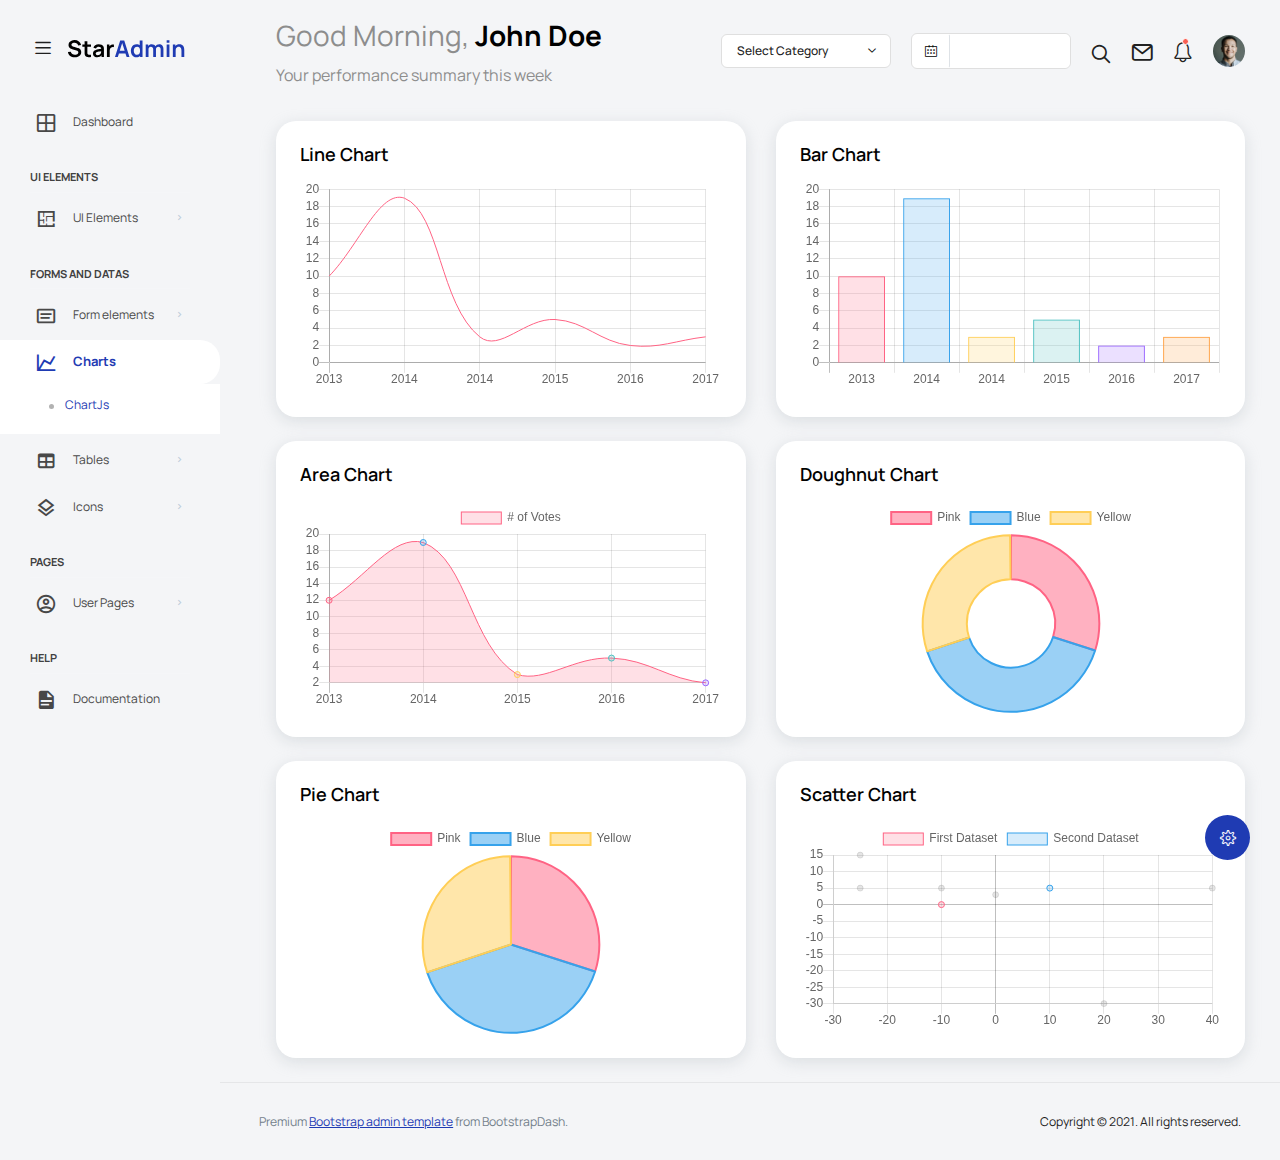
<file: pages/charts/chartjs.html>
<!DOCTYPE html>
<html lang="en">

<head>
  <!-- Required meta tags -->
  <meta charset="utf-8">
  <meta name="viewport" content="width=device-width, initial-scale=1, shrink-to-fit=no">
  <title>Star Admin2 </title>
  <!-- plugins:css -->
  <link rel="stylesheet" href="../../vendors/feather/feather.css">
  <link rel="stylesheet" href="../../vendors/mdi/css/materialdesignicons.min.css">
  <link rel="stylesheet" href="../../vendors/ti-icons/css/themify-icons.css">
  <link rel="stylesheet" href="../../vendors/typicons/typicons.css">
  <link rel="stylesheet" href="../../vendors/simple-line-icons/css/simple-line-icons.css">
  <link rel="stylesheet" href="../../vendors/css/vendor.bundle.base.css">
  <!-- endinject -->
  <!-- Plugin css for this page -->
  <!-- End plugin css for this page -->
  <!-- inject:css -->
  <link rel="stylesheet" href="../../css/vertical-layout-light/style.css">
  <!-- endinject -->
  <link rel="shortcut icon" href="../../images/favicon.png" />
</head>

<body>
  <div class="container-scroller">
    <!-- partial:../../partials/_navbar.html -->
    <nav class="navbar default-layout col-lg-12 col-12 p-0 fixed-top d-flex align-items-top flex-row">
      <div class="text-center navbar-brand-wrapper d-flex align-items-center justify-content-start">
        <div class="me-3">
          <button class="navbar-toggler navbar-toggler align-self-center" type="button" data-bs-toggle="minimize">
            <span class="icon-menu"></span>
          </button>
        </div>
        <div>
          <a class="navbar-brand brand-logo" href="../../index.html">
            <img src="../../images/logo.svg" alt="logo" />
          </a>
          <a class="navbar-brand brand-logo-mini" href="../../index.html">
            <img src="../../images/logo-mini.svg" alt="logo" />
          </a>
        </div>
      </div>
      <div class="navbar-menu-wrapper d-flex align-items-top"> 
        <ul class="navbar-nav">
          <li class="nav-item font-weight-semibold d-none d-lg-block ms-0">
            <h1 class="welcome-text">Good Morning, <span class="text-black fw-bold">John Doe</span></h1>
            <h3 class="welcome-sub-text">Your performance summary this week </h3>
          </li>
        </ul>
        <ul class="navbar-nav ms-auto">
          <li class="nav-item dropdown d-none d-lg-block">
            <a class="nav-link dropdown-bordered dropdown-toggle dropdown-toggle-split" id="messageDropdown" href="#" data-bs-toggle="dropdown" aria-expanded="false"> Select Category </a>
            <div class="dropdown-menu dropdown-menu-right navbar-dropdown preview-list pb-0" aria-labelledby="messageDropdown">
              <a class="dropdown-item py-3" >
                <p class="mb-0 font-weight-medium float-left">Select category</p>
              </a>
              <div class="dropdown-divider"></div>
              <a class="dropdown-item preview-item">
                <div class="preview-item-content flex-grow py-2">
                  <p class="preview-subject ellipsis font-weight-medium text-dark">Bootstrap Bundle </p>
                  <p class="fw-light small-text mb-0">This is a Bundle featuring 16 unique dashboards</p>
                </div>
              </a>
              <a class="dropdown-item preview-item">
                <div class="preview-item-content flex-grow py-2">
                  <p class="preview-subject ellipsis font-weight-medium text-dark">Angular Bundle</p>
                  <p class="fw-light small-text mb-0">Everything you’ll ever need for your Angular projects</p>
                </div>
              </a>
              <a class="dropdown-item preview-item">
                <div class="preview-item-content flex-grow py-2">
                  <p class="preview-subject ellipsis font-weight-medium text-dark">VUE Bundle</p>
                  <p class="fw-light small-text mb-0">Bundle of 6 Premium Vue Admin Dashboard</p>
                </div>
              </a>
              <a class="dropdown-item preview-item">
                <div class="preview-item-content flex-grow py-2">
                  <p class="preview-subject ellipsis font-weight-medium text-dark">React Bundle</p>
                  <p class="fw-light small-text mb-0">Bundle of 8 Premium React Admin Dashboard</p>
                </div>
              </a>
            </div>
          </li>
          <li class="nav-item d-none d-lg-block">
            <div id="datepicker-popup" class="input-group date datepicker navbar-date-picker">
              <span class="input-group-addon input-group-prepend border-right">
                <span class="icon-calendar input-group-text calendar-icon"></span>
              </span>
              <input type="text" class="form-control">
            </div>
          </li>
          <li class="nav-item">
            <form class="search-form" action="#">
              <i class="icon-search"></i>
              <input type="search" class="form-control" placeholder="Search Here" title="Search here">
            </form>
          </li>
          <li class="nav-item dropdown">
            <a class="nav-link count-indicator" id="notificationDropdown" href="#" data-bs-toggle="dropdown">
              <i class="icon-mail icon-lg"></i>
            </a>
            <div class="dropdown-menu dropdown-menu-right navbar-dropdown preview-list pb-0" aria-labelledby="notificationDropdown">
              <a class="dropdown-item py-3 border-bottom">
                <p class="mb-0 font-weight-medium float-left">You have 4 new notifications </p>
                <span class="badge badge-pill badge-primary float-right">View all</span>
              </a>
              <a class="dropdown-item preview-item py-3">
                <div class="preview-thumbnail">
                  <i class="mdi mdi-alert m-auto text-primary"></i>
                </div>
                <div class="preview-item-content">
                  <h6 class="preview-subject fw-normal text-dark mb-1">Application Error</h6>
                  <p class="fw-light small-text mb-0"> Just now </p>
                </div>
              </a>
              <a class="dropdown-item preview-item py-3">
                <div class="preview-thumbnail">
                  <i class="mdi mdi-settings m-auto text-primary"></i>
                </div>
                <div class="preview-item-content">
                  <h6 class="preview-subject fw-normal text-dark mb-1">Settings</h6>
                  <p class="fw-light small-text mb-0"> Private message </p>
                </div>
              </a>
              <a class="dropdown-item preview-item py-3">
                <div class="preview-thumbnail">
                  <i class="mdi mdi-airballoon m-auto text-primary"></i>
                </div>
                <div class="preview-item-content">
                  <h6 class="preview-subject fw-normal text-dark mb-1">New user registration</h6>
                  <p class="fw-light small-text mb-0"> 2 days ago </p>
                </div>
              </a>
            </div>
          </li>
          <li class="nav-item dropdown"> 
            <a class="nav-link count-indicator" id="countDropdown" href="#" data-bs-toggle="dropdown" aria-expanded="false">
              <i class="icon-bell"></i>
              <span class="count"></span>
            </a>
            <div class="dropdown-menu dropdown-menu-right navbar-dropdown preview-list pb-0" aria-labelledby="countDropdown">
              <a class="dropdown-item py-3">
                <p class="mb-0 font-weight-medium float-left">You have 7 unread mails </p>
                <span class="badge badge-pill badge-primary float-right">View all</span>
              </a>
              <div class="dropdown-divider"></div>
              <a class="dropdown-item preview-item">
                <div class="preview-thumbnail">
                  <img src="../../images/faces/face10.jpg" alt="image" class="img-sm profile-pic">
                </div>
                <div class="preview-item-content flex-grow py-2">
                  <p class="preview-subject ellipsis font-weight-medium text-dark">Marian Garner </p>
                  <p class="fw-light small-text mb-0"> The meeting is cancelled </p>
                </div>
              </a>
              <a class="dropdown-item preview-item">
                <div class="preview-thumbnail">
                  <img src="../../images/faces/face12.jpg" alt="image" class="img-sm profile-pic">
                </div>
                <div class="preview-item-content flex-grow py-2">
                  <p class="preview-subject ellipsis font-weight-medium text-dark">David Grey </p>
                  <p class="fw-light small-text mb-0"> The meeting is cancelled </p>
                </div>
              </a>
              <a class="dropdown-item preview-item">
                <div class="preview-thumbnail">
                  <img src="../../images/faces/face1.jpg" alt="image" class="img-sm profile-pic">
                </div>
                <div class="preview-item-content flex-grow py-2">
                  <p class="preview-subject ellipsis font-weight-medium text-dark">Travis Jenkins </p>
                  <p class="fw-light small-text mb-0"> The meeting is cancelled </p>
                </div>
              </a>
            </div>
          </li>
          <li class="nav-item dropdown d-none d-lg-block user-dropdown">
            <a class="nav-link" id="UserDropdown" href="#" data-bs-toggle="dropdown" aria-expanded="false">
              <img class="img-xs rounded-circle" src="../../images/faces/face8.jpg" alt="Profile image"> </a>
            <div class="dropdown-menu dropdown-menu-right navbar-dropdown" aria-labelledby="UserDropdown">
              <div class="dropdown-header text-center">
                <img class="img-md rounded-circle" src="../../images/faces/face8.jpg" alt="Profile image">
                <p class="mb-1 mt-3 font-weight-semibold">Allen Moreno</p>
                <p class="fw-light text-muted mb-0">allenmoreno@gmail.com</p>
              </div>
              <a class="dropdown-item"><i class="dropdown-item-icon mdi mdi-account-outline text-primary me-2"></i> My Profile <span class="badge badge-pill badge-danger">1</span></a>
              <a class="dropdown-item"><i class="dropdown-item-icon mdi mdi-message-text-outline text-primary me-2"></i> Messages</a>
              <a class="dropdown-item"><i class="dropdown-item-icon mdi mdi-calendar-check-outline text-primary me-2"></i> Activity</a>
              <a class="dropdown-item"><i class="dropdown-item-icon mdi mdi-help-circle-outline text-primary me-2"></i> FAQ</a>
              <a class="dropdown-item"><i class="dropdown-item-icon mdi mdi-power text-primary me-2"></i>Sign Out</a>
            </div>
          </li>
        </ul>
        <button class="navbar-toggler navbar-toggler-right d-lg-none align-self-center" type="button" data-bs-toggle="offcanvas">
          <span class="mdi mdi-menu"></span>
        </button>
      </div>
    </nav>
    <!-- partial -->
    <div class="container-fluid page-body-wrapper">
      <!-- partial:../../partials/_settings-panel.html -->
      <div class="theme-setting-wrapper">
        <div id="settings-trigger"><i class="ti-settings"></i></div>
        <div id="theme-settings" class="settings-panel">
          <i class="settings-close ti-close"></i>
          <p class="settings-heading">SIDEBAR SKINS</p>
          <div class="sidebar-bg-options selected" id="sidebar-light-theme"><div class="img-ss rounded-circle bg-light border me-3"></div>Light</div>
          <div class="sidebar-bg-options" id="sidebar-dark-theme"><div class="img-ss rounded-circle bg-dark border me-3"></div>Dark</div>
          <p class="settings-heading mt-2">HEADER SKINS</p>
          <div class="color-tiles mx-0 px-4">
            <div class="tiles success"></div>
            <div class="tiles warning"></div>
            <div class="tiles danger"></div>
            <div class="tiles info"></div>
            <div class="tiles dark"></div>
            <div class="tiles default"></div>
          </div>
        </div>
      </div>
      <div id="right-sidebar" class="settings-panel">
        <i class="settings-close ti-close"></i>
        <ul class="nav nav-tabs border-top" id="setting-panel" role="tablist">
          <li class="nav-item">
            <a class="nav-link active" id="todo-tab" data-bs-toggle="tab" href="#todo-section" role="tab" aria-controls="todo-section" aria-expanded="true">TO DO LIST</a>
          </li>
          <li class="nav-item">
            <a class="nav-link" id="chats-tab" data-bs-toggle="tab" href="#chats-section" role="tab" aria-controls="chats-section">CHATS</a>
          </li>
        </ul>
        <div class="tab-content" id="setting-content">
          <div class="tab-pane fade show active scroll-wrapper" id="todo-section" role="tabpanel" aria-labelledby="todo-section">
            <div class="add-items d-flex px-3 mb-0">
              <form class="form w-100">
                <div class="form-group d-flex">
                  <input type="text" class="form-control todo-list-input" placeholder="Add To-do">
                  <button type="submit" class="add btn btn-primary todo-list-add-btn" id="add-task">Add</button>
                </div>
              </form>
            </div>
            <div class="list-wrapper px-3">
              <ul class="d-flex flex-column-reverse todo-list">
                <li>
                  <div class="form-check">
                    <label class="form-check-label">
                      <input class="checkbox" type="checkbox">
                      Team review meeting at 3.00 PM
                    </label>
                  </div>
                  <i class="remove ti-close"></i>
                </li>
                <li>
                  <div class="form-check">
                    <label class="form-check-label">
                      <input class="checkbox" type="checkbox">
                      Prepare for presentation
                    </label>
                  </div>
                  <i class="remove ti-close"></i>
                </li>
                <li>
                  <div class="form-check">
                    <label class="form-check-label">
                      <input class="checkbox" type="checkbox">
                      Resolve all the low priority tickets due today
                    </label>
                  </div>
                  <i class="remove ti-close"></i>
                </li>
                <li class="completed">
                  <div class="form-check">
                    <label class="form-check-label">
                      <input class="checkbox" type="checkbox" checked>
                      Schedule meeting for next week
                    </label>
                  </div>
                  <i class="remove ti-close"></i>
                </li>
                <li class="completed">
                  <div class="form-check">
                    <label class="form-check-label">
                      <input class="checkbox" type="checkbox" checked>
                      Project review
                    </label>
                  </div>
                  <i class="remove ti-close"></i>
                </li>
              </ul>
            </div>
            <h4 class="px-3 text-muted mt-5 fw-light mb-0">Events</h4>
            <div class="events pt-4 px-3">
              <div class="wrapper d-flex mb-2">
                <i class="ti-control-record text-primary me-2"></i>
                <span>Feb 11 2018</span>
              </div>
              <p class="mb-0 font-weight-thin text-gray">Creating component page build a js</p>
              <p class="text-gray mb-0">The total number of sessions</p>
            </div>
            <div class="events pt-4 px-3">
              <div class="wrapper d-flex mb-2">
                <i class="ti-control-record text-primary me-2"></i>
                <span>Feb 7 2018</span>
              </div>
              <p class="mb-0 font-weight-thin text-gray">Meeting with Alisa</p>
              <p class="text-gray mb-0 ">Call Sarah Graves</p>
            </div>
          </div>
          <!-- To do section tab ends -->
          <div class="tab-pane fade" id="chats-section" role="tabpanel" aria-labelledby="chats-section">
            <div class="d-flex align-items-center justify-content-between border-bottom">
              <p class="settings-heading border-top-0 mb-3 pl-3 pt-0 border-bottom-0 pb-0">Friends</p>
              <small class="settings-heading border-top-0 mb-3 pt-0 border-bottom-0 pb-0 pr-3 fw-normal">See All</small>
            </div>
            <ul class="chat-list">
              <li class="list active">
                <div class="profile"><img src="../../images/faces/face1.jpg" alt="image"><span class="online"></span></div>
                <div class="info">
                  <p>Thomas Douglas</p>
                  <p>Available</p>
                </div>
                <small class="text-muted my-auto">19 min</small>
              </li>
              <li class="list">
                <div class="profile"><img src="../../images/faces/face2.jpg" alt="image"><span class="offline"></span></div>
                <div class="info">
                  <div class="wrapper d-flex">
                    <p>Catherine</p>
                  </div>
                  <p>Away</p>
                </div>
                <div class="badge badge-success badge-pill my-auto mx-2">4</div>
                <small class="text-muted my-auto">23 min</small>
              </li>
              <li class="list">
                <div class="profile"><img src="../../images/faces/face3.jpg" alt="image"><span class="online"></span></div>
                <div class="info">
                  <p>Daniel Russell</p>
                  <p>Available</p>
                </div>
                <small class="text-muted my-auto">14 min</small>
              </li>
              <li class="list">
                <div class="profile"><img src="../../images/faces/face4.jpg" alt="image"><span class="offline"></span></div>
                <div class="info">
                  <p>James Richardson</p>
                  <p>Away</p>
                </div>
                <small class="text-muted my-auto">2 min</small>
              </li>
              <li class="list">
                <div class="profile"><img src="../../images/faces/face5.jpg" alt="image"><span class="online"></span></div>
                <div class="info">
                  <p>Madeline Kennedy</p>
                  <p>Available</p>
                </div>
                <small class="text-muted my-auto">5 min</small>
              </li>
              <li class="list">
                <div class="profile"><img src="../../images/faces/face6.jpg" alt="image"><span class="online"></span></div>
                <div class="info">
                  <p>Sarah Graves</p>
                  <p>Available</p>
                </div>
                <small class="text-muted my-auto">47 min</small>
              </li>
            </ul>
          </div>
          <!-- chat tab ends -->
        </div>
      </div>
      <!-- partial -->
      <!-- partial:../../partials/_sidebar.html -->
      <nav class="sidebar sidebar-offcanvas" id="sidebar">
        <ul class="nav">
          <li class="nav-item">
            <a class="nav-link" href="../../index.html">
              <i class="mdi mdi-grid-large menu-icon"></i>
              <span class="menu-title">Dashboard</span>
            </a>
          </li>
          <li class="nav-item nav-category">UI Elements</li>
          <li class="nav-item">
            <a class="nav-link" data-bs-toggle="collapse" href="#ui-basic" aria-expanded="false" aria-controls="ui-basic">
              <i class="menu-icon mdi mdi-floor-plan"></i>
              <span class="menu-title">UI Elements</span>
              <i class="menu-arrow"></i> 
            </a>
            <div class="collapse" id="ui-basic">
              <ul class="nav flex-column sub-menu">
                <li class="nav-item"> <a class="nav-link" href="../../pages/ui-features/buttons.html">Buttons</a></li>
                <li class="nav-item"> <a class="nav-link" href="../../pages/ui-features/dropdowns.html">Dropdowns</a></li>
                <li class="nav-item"> <a class="nav-link" href="../../pages/ui-features/typography.html">Typography</a></li>
              </ul>
            </div>
          </li>
          <li class="nav-item nav-category">Forms and Datas</li>
          <li class="nav-item">
            <a class="nav-link" data-bs-toggle="collapse" href="#form-elements" aria-expanded="false" aria-controls="form-elements">
              <i class="menu-icon mdi mdi-card-text-outline"></i>
              <span class="menu-title">Form elements</span>
              <i class="menu-arrow"></i>
            </a>
            <div class="collapse" id="form-elements">
              <ul class="nav flex-column sub-menu">
                <li class="nav-item"><a class="nav-link" href="../../pages/forms/basic_elements.html">Basic Elements</a></li>
              </ul>
            </div>
          </li>
          <li class="nav-item">
            <a class="nav-link" data-bs-toggle="collapse" href="#charts" aria-expanded="false" aria-controls="charts">
              <i class="menu-icon mdi mdi-chart-line"></i>
              <span class="menu-title">Charts</span>
              <i class="menu-arrow"></i>
            </a>
            <div class="collapse" id="charts">
              <ul class="nav flex-column sub-menu">
                <li class="nav-item"> <a class="nav-link" href="../../pages/charts/chartjs.html">ChartJs</a></li>
              </ul>
            </div>
          </li>
          <li class="nav-item">
            <a class="nav-link" data-bs-toggle="collapse" href="#tables" aria-expanded="false" aria-controls="tables">
              <i class="menu-icon mdi mdi-table"></i>
              <span class="menu-title">Tables</span>
              <i class="menu-arrow"></i>
            </a>
            <div class="collapse" id="tables">
              <ul class="nav flex-column sub-menu">
                <li class="nav-item"> <a class="nav-link" href="../../pages/tables/basic-table.html">Basic table</a></li>
              </ul>
            </div>
          </li>
          <li class="nav-item">
            <a class="nav-link" data-bs-toggle="collapse" href="#icons" aria-expanded="false" aria-controls="icons">
              <i class="menu-icon mdi mdi-layers-outline"></i>
              <span class="menu-title">Icons</span>
              <i class="menu-arrow"></i>
            </a>
            <div class="collapse" id="icons">
              <ul class="nav flex-column sub-menu">
                <li class="nav-item"> <a class="nav-link" href="../../pages/icons/mdi.html">Mdi icons</a></li>
              </ul>
            </div>
          </li>
          <li class="nav-item nav-category">pages</li>
          <li class="nav-item">
            <a class="nav-link" data-bs-toggle="collapse" href="#auth" aria-expanded="false" aria-controls="auth">
              <i class="menu-icon mdi mdi-account-circle-outline"></i>
              <span class="menu-title">User Pages</span>
              <i class="menu-arrow"></i>
            </a>
            <div class="collapse" id="auth">
              <ul class="nav flex-column sub-menu">
                <li class="nav-item"> <a class="nav-link" href="../../pages/samples/login.html"> Login </a></li>
              </ul>
            </div>
          </li>
          <li class="nav-item nav-category">help</li>
          <li class="nav-item">
            <a class="nav-link" href="http://bootstrapdash.com/demo/star-admin2-free/docs/documentation.html">
              <i class="menu-icon mdi mdi-file-document"></i>
              <span class="menu-title">Documentation</span>
            </a>
          </li>
        </ul>
      </nav>
      <!-- partial -->
      <div class="main-panel">
        <div class="content-wrapper">
          <div class="row">
            <div class="col-lg-6 grid-margin stretch-card">
              <div class="card">
                <div class="card-body">
                  <h4 class="card-title">Line chart</h4>
                  <canvas id="lineChart"></canvas>
                </div>
              </div>
            </div>
            <div class="col-lg-6 grid-margin stretch-card">
              <div class="card">
                <div class="card-body">
                  <h4 class="card-title">Bar chart</h4>
                  <canvas id="barChart"></canvas>
                </div>
              </div>
            </div>
          </div>
          <div class="row">
            <div class="col-lg-6 grid-margin stretch-card">
              <div class="card">
                <div class="card-body">
                  <h4 class="card-title">Area chart</h4>
                  <canvas id="areaChart"></canvas>
                </div>
              </div>
            </div>
            <div class="col-lg-6 grid-margin stretch-card">
              <div class="card">
                <div class="card-body">
                  <h4 class="card-title">Doughnut chart</h4>
                  <canvas id="doughnutChart"></canvas>
                </div>
              </div>
            </div>
          </div>
          <div class="row">
            <div class="col-lg-6 grid-margin grid-margin-lg-0 stretch-card">
              <div class="card">
                <div class="card-body">
                  <h4 class="card-title">Pie chart</h4>
                  <canvas id="pieChart"></canvas>
                </div>
              </div>
            </div>
            <div class="col-lg-6 grid-margin grid-margin-lg-0 stretch-card">
              <div class="card">
                <div class="card-body">
                  <h4 class="card-title">Scatter chart</h4>
                  <canvas id="scatterChart"></canvas>
                </div>
              </div>
            </div>
          </div>
        </div>
        <!-- content-wrapper ends -->
        <!-- partial:../../partials/_footer.html -->
        <footer class="footer">
          <div class="d-sm-flex justify-content-center justify-content-sm-between">
            <span class="text-muted text-center text-sm-left d-block d-sm-inline-block">Premium <a href="https://www.bootstrapdash.com/" target="_blank">Bootstrap admin template</a> from BootstrapDash.</span>
            <span class="float-none float-sm-right d-block mt-1 mt-sm-0 text-center">Copyright © 2021. All rights reserved.</span>
          </div>
        </footer>
        <!-- partial -->
      </div>
      <!-- main-panel ends -->
    </div>
    <!-- page-body-wrapper ends -->
  </div>
  <!-- container-scroller -->
  <!-- plugins:js -->
  <script src="../../vendors/js/vendor.bundle.base.js"></script>
  <!-- endinject -->
  <!-- Plugin js for this page -->
  <script src="../../vendors/chart.js/Chart.min.js"></script>
  <script src="../../vendors/bootstrap-datepicker/bootstrap-datepicker.min.js"></script>
  <!-- End plugin js for this page -->
  <!-- inject:js -->
  <script src="../../js/off-canvas.js"></script>
  <script src="../../js/hoverable-collapse.js"></script>
  <script src="../../js/template.js"></script>
  <script src="../../js/settings.js"></script>
  <script src="../../js/todolist.js"></script>
  <!-- endinject -->
  <!-- Custom js for this page-->
  <script src="../../js/chart.js"></script>
  <!-- End custom js for this page-->
</body>

</html>
</file>
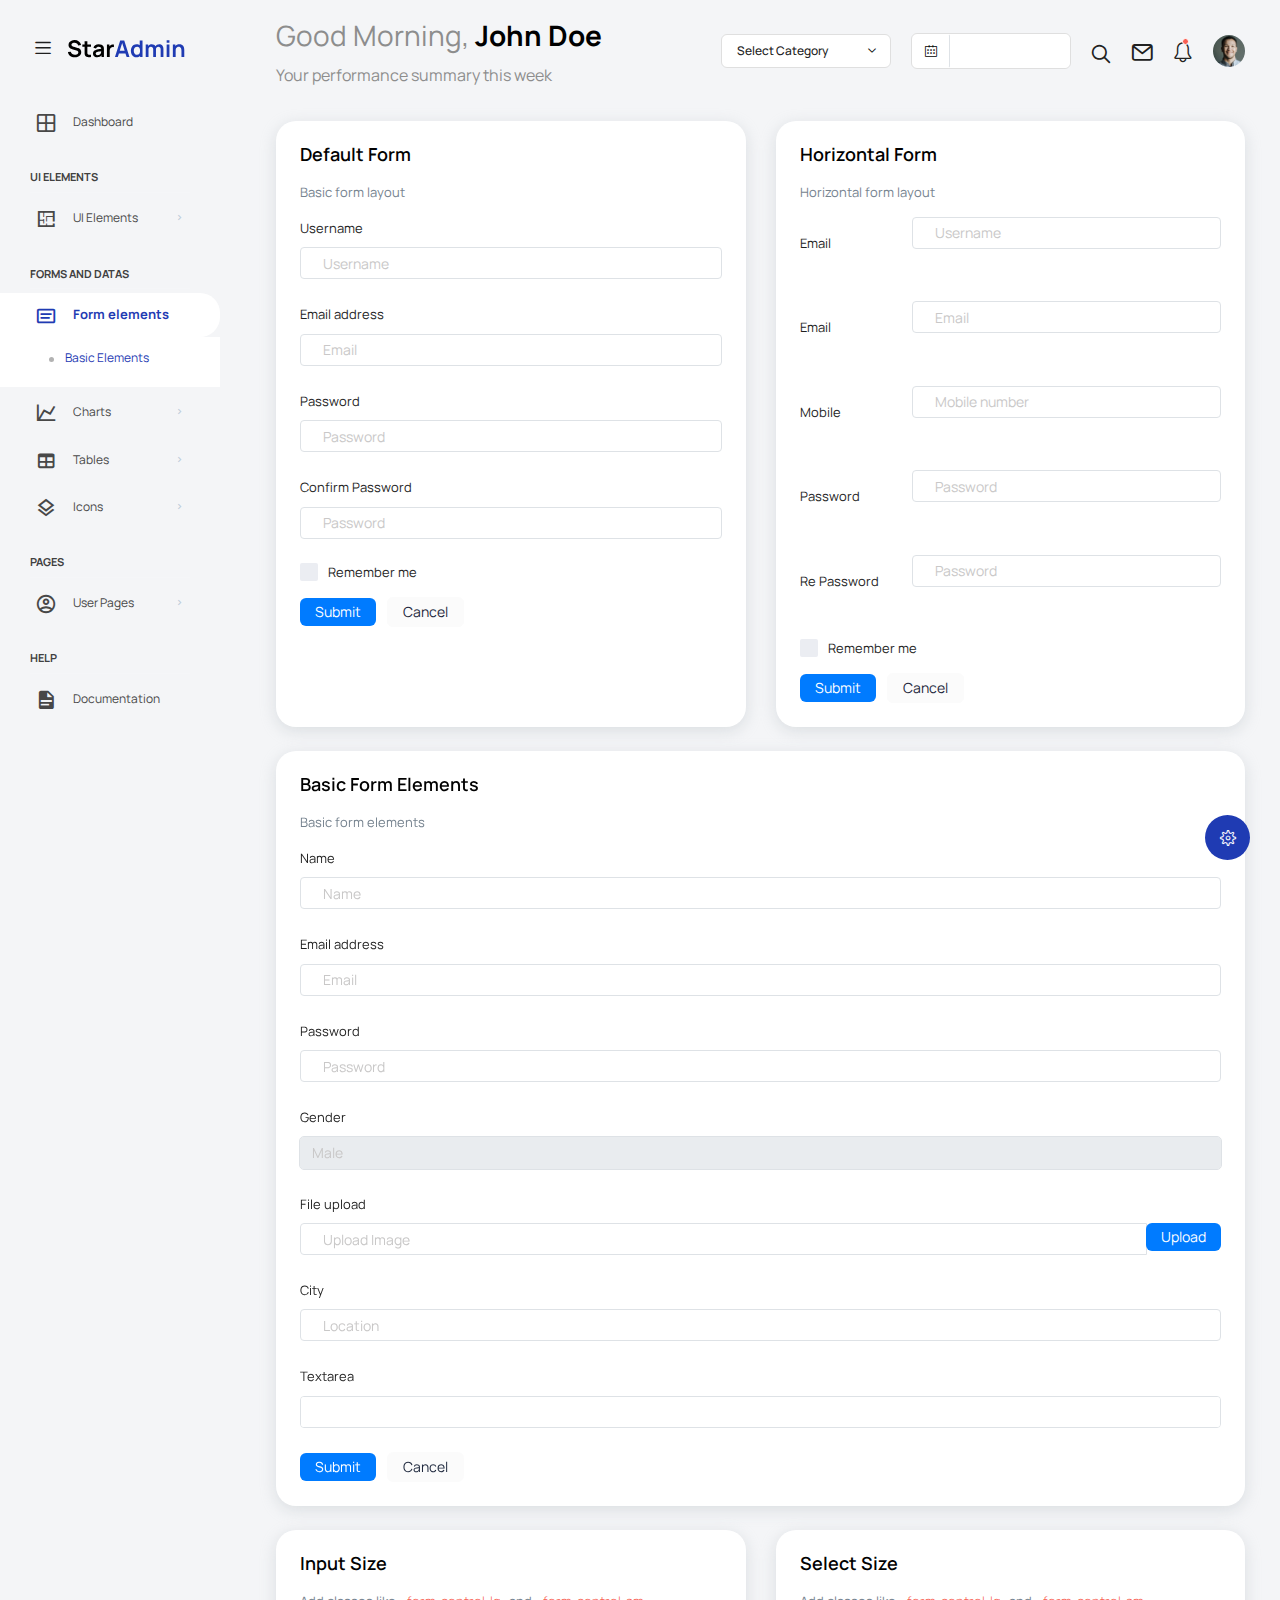
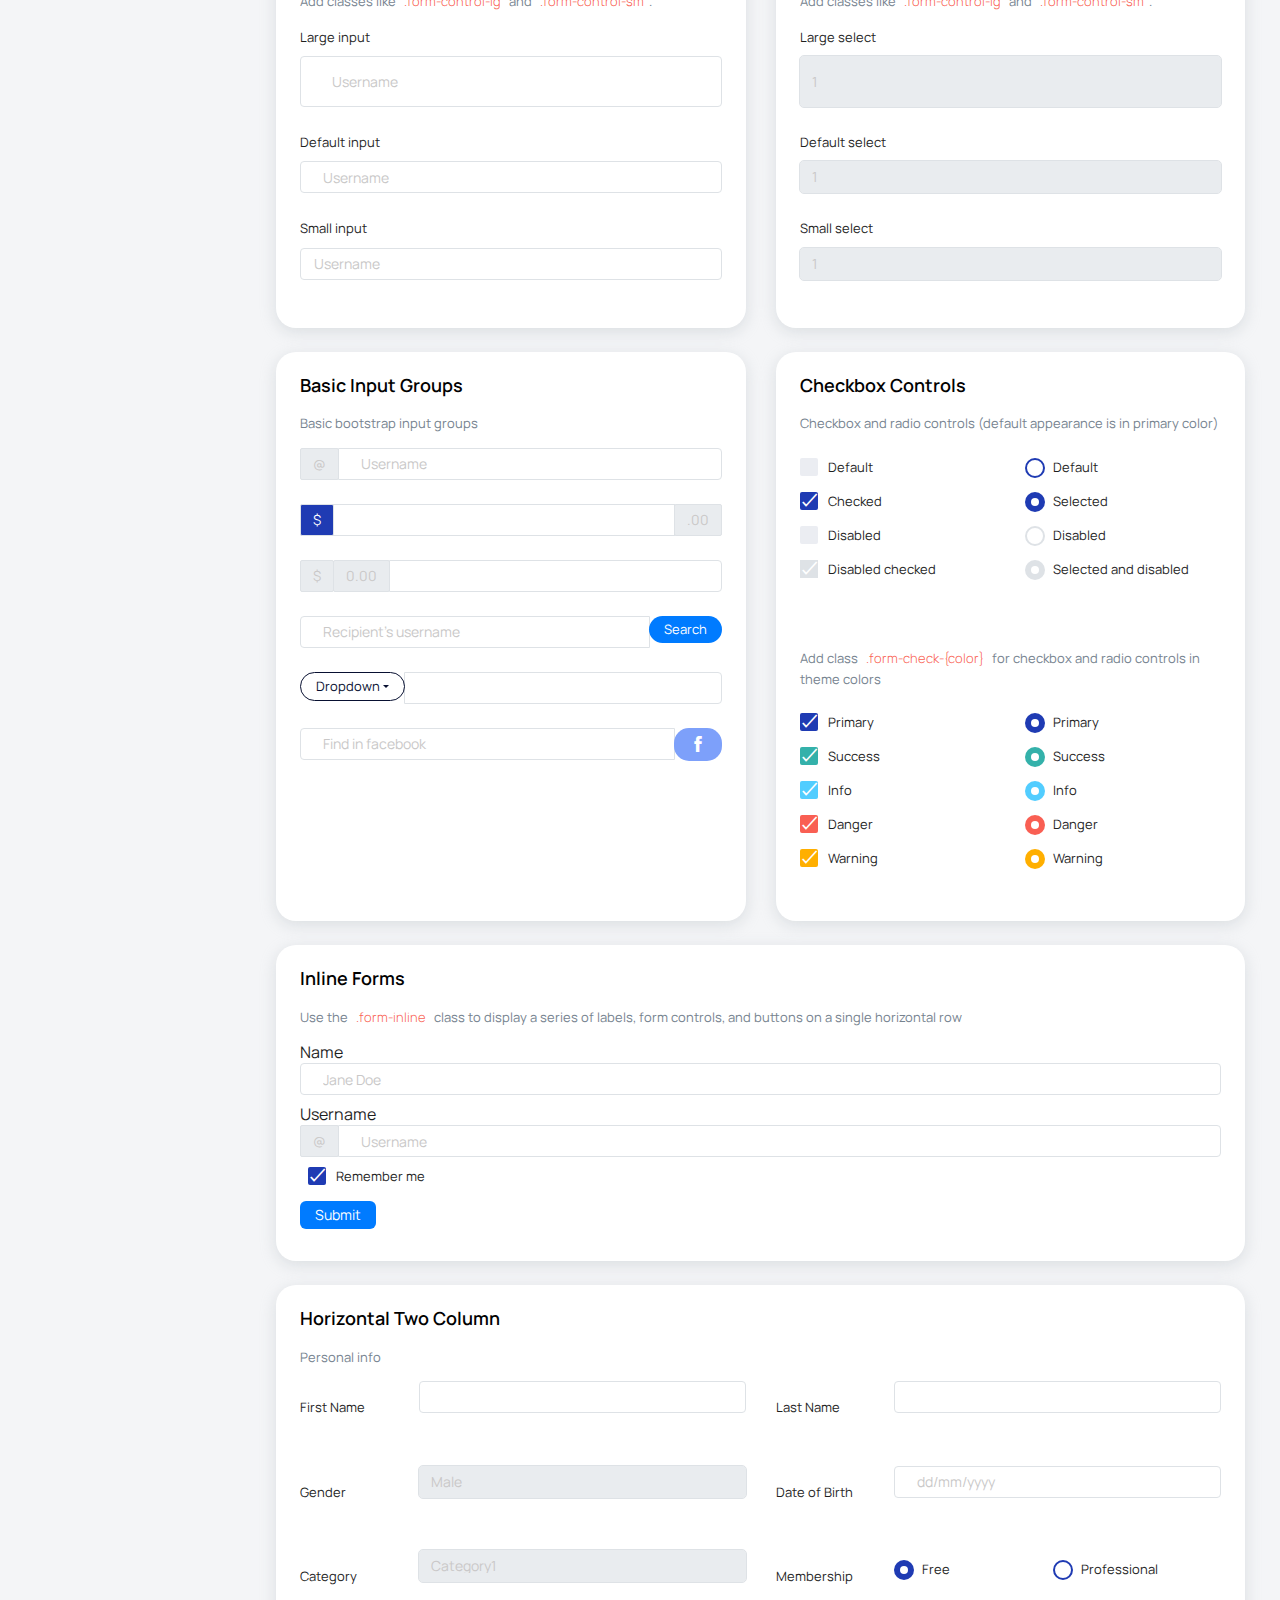
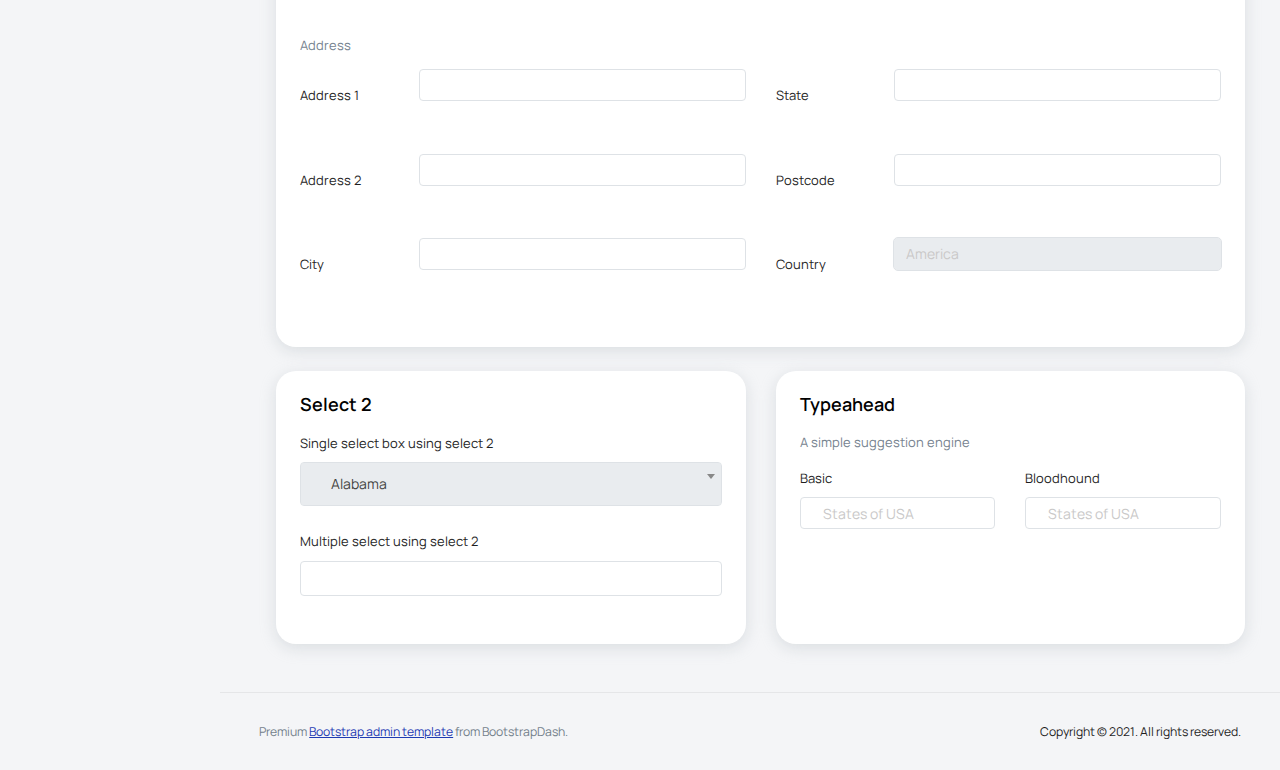
<file: pages/forms/basic_elements.html>
<!DOCTYPE html>
<html lang="en">

<head>
  <!-- Required meta tags -->
  <meta charset="utf-8">
  <meta name="viewport" content="width=device-width, initial-scale=1, shrink-to-fit=no">
  <title>Star Admin2 </title>
  <!-- plugins:css -->
  <link rel="stylesheet" href="../../vendors/feather/feather.css">
  <link rel="stylesheet" href="../../vendors/mdi/css/materialdesignicons.min.css">
  <link rel="stylesheet" href="../../vendors/ti-icons/css/themify-icons.css">
  <link rel="stylesheet" href="../../vendors/typicons/typicons.css">
  <link rel="stylesheet" href="../../vendors/simple-line-icons/css/simple-line-icons.css">
  <link rel="stylesheet" href="../../vendors/css/vendor.bundle.base.css">
  <!-- endinject -->
  <!-- Plugin css for this page -->
  <link rel="stylesheet" href="../../vendors/select2/select2.min.css">
  <link rel="stylesheet" href="../../vendors/select2-bootstrap-theme/select2-bootstrap.min.css">
  <!-- End plugin css for this page -->
  <!-- inject:css -->
  <link rel="stylesheet" href="../../css/vertical-layout-light/style.css">
  <!-- endinject -->
  <link rel="shortcut icon" href="../../images/favicon.png" />
</head>

<body>
  <div class="container-scroller">
    <!-- partial:../../partials/_navbar.html -->
    <nav class="navbar default-layout col-lg-12 col-12 p-0 fixed-top d-flex align-items-top flex-row">
      <div class="text-center navbar-brand-wrapper d-flex align-items-center justify-content-start">
        <div class="me-3">
          <button class="navbar-toggler navbar-toggler align-self-center" type="button" data-bs-toggle="minimize">
            <span class="icon-menu"></span>
          </button>
        </div>
        <div>
          <a class="navbar-brand brand-logo" href="../../index.html">
            <img src="../../images/logo.svg" alt="logo" />
          </a>
          <a class="navbar-brand brand-logo-mini" href="../../index.html">
            <img src="../../images/logo-mini.svg" alt="logo" />
          </a>
        </div>
      </div>
      <div class="navbar-menu-wrapper d-flex align-items-top"> 
        <ul class="navbar-nav">
          <li class="nav-item font-weight-semibold d-none d-lg-block ms-0">
            <h1 class="welcome-text">Good Morning, <span class="text-black fw-bold">John Doe</span></h1>
            <h3 class="welcome-sub-text">Your performance summary this week </h3>
          </li>
        </ul>
        <ul class="navbar-nav ms-auto">
          <li class="nav-item dropdown d-none d-lg-block">
            <a class="nav-link dropdown-bordered dropdown-toggle dropdown-toggle-split" id="messageDropdown" href="#" data-bs-toggle="dropdown" aria-expanded="false"> Select Category </a>
            <div class="dropdown-menu dropdown-menu-right navbar-dropdown preview-list pb-0" aria-labelledby="messageDropdown">
              <a class="dropdown-item py-3" >
                <p class="mb-0 font-weight-medium float-left">Select category</p>
              </a>
              <div class="dropdown-divider"></div>
              <a class="dropdown-item preview-item">
                <div class="preview-item-content flex-grow py-2">
                  <p class="preview-subject ellipsis font-weight-medium text-dark">Bootstrap Bundle </p>
                  <p class="fw-light small-text mb-0">This is a Bundle featuring 16 unique dashboards</p>
                </div>
              </a>
              <a class="dropdown-item preview-item">
                <div class="preview-item-content flex-grow py-2">
                  <p class="preview-subject ellipsis font-weight-medium text-dark">Angular Bundle</p>
                  <p class="fw-light small-text mb-0">Everything you’ll ever need for your Angular projects</p>
                </div>
              </a>
              <a class="dropdown-item preview-item">
                <div class="preview-item-content flex-grow py-2">
                  <p class="preview-subject ellipsis font-weight-medium text-dark">VUE Bundle</p>
                  <p class="fw-light small-text mb-0">Bundle of 6 Premium Vue Admin Dashboard</p>
                </div>
              </a>
              <a class="dropdown-item preview-item">
                <div class="preview-item-content flex-grow py-2">
                  <p class="preview-subject ellipsis font-weight-medium text-dark">React Bundle</p>
                  <p class="fw-light small-text mb-0">Bundle of 8 Premium React Admin Dashboard</p>
                </div>
              </a>
            </div>
          </li>
          <li class="nav-item d-none d-lg-block">
            <div id="datepicker-popup" class="input-group date datepicker navbar-date-picker">
              <span class="input-group-addon input-group-prepend border-right">
                <span class="icon-calendar input-group-text calendar-icon"></span>
              </span>
              <input type="text" class="form-control">
            </div>
          </li>
          <li class="nav-item">
            <form class="search-form" action="#">
              <i class="icon-search"></i>
              <input type="search" class="form-control" placeholder="Search Here" title="Search here">
            </form>
          </li>
          <li class="nav-item dropdown">
            <a class="nav-link count-indicator" id="notificationDropdown" href="#" data-bs-toggle="dropdown">
              <i class="icon-mail icon-lg"></i>
            </a>
            <div class="dropdown-menu dropdown-menu-right navbar-dropdown preview-list pb-0" aria-labelledby="notificationDropdown">
              <a class="dropdown-item py-3 border-bottom">
                <p class="mb-0 font-weight-medium float-left">You have 4 new notifications </p>
                <span class="badge badge-pill badge-primary float-right">View all</span>
              </a>
              <a class="dropdown-item preview-item py-3">
                <div class="preview-thumbnail">
                  <i class="mdi mdi-alert m-auto text-primary"></i>
                </div>
                <div class="preview-item-content">
                  <h6 class="preview-subject fw-normal text-dark mb-1">Application Error</h6>
                  <p class="fw-light small-text mb-0"> Just now </p>
                </div>
              </a>
              <a class="dropdown-item preview-item py-3">
                <div class="preview-thumbnail">
                  <i class="mdi mdi-settings m-auto text-primary"></i>
                </div>
                <div class="preview-item-content">
                  <h6 class="preview-subject fw-normal text-dark mb-1">Settings</h6>
                  <p class="fw-light small-text mb-0"> Private message </p>
                </div>
              </a>
              <a class="dropdown-item preview-item py-3">
                <div class="preview-thumbnail">
                  <i class="mdi mdi-airballoon m-auto text-primary"></i>
                </div>
                <div class="preview-item-content">
                  <h6 class="preview-subject fw-normal text-dark mb-1">New user registration</h6>
                  <p class="fw-light small-text mb-0"> 2 days ago </p>
                </div>
              </a>
            </div>
          </li>
          <li class="nav-item dropdown"> 
            <a class="nav-link count-indicator" id="countDropdown" href="#" data-bs-toggle="dropdown" aria-expanded="false">
              <i class="icon-bell"></i>
              <span class="count"></span>
            </a>
            <div class="dropdown-menu dropdown-menu-right navbar-dropdown preview-list pb-0" aria-labelledby="countDropdown">
              <a class="dropdown-item py-3">
                <p class="mb-0 font-weight-medium float-left">You have 7 unread mails </p>
                <span class="badge badge-pill badge-primary float-right">View all</span>
              </a>
              <div class="dropdown-divider"></div>
              <a class="dropdown-item preview-item">
                <div class="preview-thumbnail">
                  <img src="../../images/faces/face10.jpg" alt="image" class="img-sm profile-pic">
                </div>
                <div class="preview-item-content flex-grow py-2">
                  <p class="preview-subject ellipsis font-weight-medium text-dark">Marian Garner </p>
                  <p class="fw-light small-text mb-0"> The meeting is cancelled </p>
                </div>
              </a>
              <a class="dropdown-item preview-item">
                <div class="preview-thumbnail">
                  <img src="../../images/faces/face12.jpg" alt="image" class="img-sm profile-pic">
                </div>
                <div class="preview-item-content flex-grow py-2">
                  <p class="preview-subject ellipsis font-weight-medium text-dark">David Grey </p>
                  <p class="fw-light small-text mb-0"> The meeting is cancelled </p>
                </div>
              </a>
              <a class="dropdown-item preview-item">
                <div class="preview-thumbnail">
                  <img src="../../images/faces/face1.jpg" alt="image" class="img-sm profile-pic">
                </div>
                <div class="preview-item-content flex-grow py-2">
                  <p class="preview-subject ellipsis font-weight-medium text-dark">Travis Jenkins </p>
                  <p class="fw-light small-text mb-0"> The meeting is cancelled </p>
                </div>
              </a>
            </div>
          </li>
          <li class="nav-item dropdown d-none d-lg-block user-dropdown">
            <a class="nav-link" id="UserDropdown" href="#" data-bs-toggle="dropdown" aria-expanded="false">
              <img class="img-xs rounded-circle" src="../../images/faces/face8.jpg" alt="Profile image"> </a>
            <div class="dropdown-menu dropdown-menu-right navbar-dropdown" aria-labelledby="UserDropdown">
              <div class="dropdown-header text-center">
                <img class="img-md rounded-circle" src="../../images/faces/face8.jpg" alt="Profile image">
                <p class="mb-1 mt-3 font-weight-semibold">Allen Moreno</p>
                <p class="fw-light text-muted mb-0">allenmoreno@gmail.com</p>
              </div>
              <a class="dropdown-item"><i class="dropdown-item-icon mdi mdi-account-outline text-primary me-2"></i> My Profile <span class="badge badge-pill badge-danger">1</span></a>
              <a class="dropdown-item"><i class="dropdown-item-icon mdi mdi-message-text-outline text-primary me-2"></i> Messages</a>
              <a class="dropdown-item"><i class="dropdown-item-icon mdi mdi-calendar-check-outline text-primary me-2"></i> Activity</a>
              <a class="dropdown-item"><i class="dropdown-item-icon mdi mdi-help-circle-outline text-primary me-2"></i> FAQ</a>
              <a class="dropdown-item"><i class="dropdown-item-icon mdi mdi-power text-primary me-2"></i>Sign Out</a>
            </div>
          </li>
        </ul>
        <button class="navbar-toggler navbar-toggler-right d-lg-none align-self-center" type="button" data-bs-toggle="offcanvas">
          <span class="mdi mdi-menu"></span>
        </button>
      </div>
    </nav>
    <!-- partial -->
    <div class="container-fluid page-body-wrapper">
      <!-- partial:../../partials/_settings-panel.html -->
      <div class="theme-setting-wrapper">
        <div id="settings-trigger"><i class="ti-settings"></i></div>
        <div id="theme-settings" class="settings-panel">
          <i class="settings-close ti-close"></i>
          <p class="settings-heading">SIDEBAR SKINS</p>
          <div class="sidebar-bg-options selected" id="sidebar-light-theme"><div class="img-ss rounded-circle bg-light border me-3"></div>Light</div>
          <div class="sidebar-bg-options" id="sidebar-dark-theme"><div class="img-ss rounded-circle bg-dark border me-3"></div>Dark</div>
          <p class="settings-heading mt-2">HEADER SKINS</p>
          <div class="color-tiles mx-0 px-4">
            <div class="tiles success"></div>
            <div class="tiles warning"></div>
            <div class="tiles danger"></div>
            <div class="tiles info"></div>
            <div class="tiles dark"></div>
            <div class="tiles default"></div>
          </div>
        </div>
      </div>
      <div id="right-sidebar" class="settings-panel">
        <i class="settings-close ti-close"></i>
        <ul class="nav nav-tabs border-top" id="setting-panel" role="tablist">
          <li class="nav-item">
            <a class="nav-link active" id="todo-tab" data-bs-toggle="tab" href="#todo-section" role="tab" aria-controls="todo-section" aria-expanded="true">TO DO LIST</a>
          </li>
          <li class="nav-item">
            <a class="nav-link" id="chats-tab" data-bs-toggle="tab" href="#chats-section" role="tab" aria-controls="chats-section">CHATS</a>
          </li>
        </ul>
        <div class="tab-content" id="setting-content">
          <div class="tab-pane fade show active scroll-wrapper" id="todo-section" role="tabpanel" aria-labelledby="todo-section">
            <div class="add-items d-flex px-3 mb-0">
              <form class="form w-100">
                <div class="form-group d-flex">
                  <input type="text" class="form-control todo-list-input" placeholder="Add To-do">
                  <button type="submit" class="add btn btn-primary todo-list-add-btn" id="add-task">Add</button>
                </div>
              </form>
            </div>
            <div class="list-wrapper px-3">
              <ul class="d-flex flex-column-reverse todo-list">
                <li>
                  <div class="form-check">
                    <label class="form-check-label">
                      <input class="checkbox" type="checkbox">
                      Team review meeting at 3.00 PM
                    </label>
                  </div>
                  <i class="remove ti-close"></i>
                </li>
                <li>
                  <div class="form-check">
                    <label class="form-check-label">
                      <input class="checkbox" type="checkbox">
                      Prepare for presentation
                    </label>
                  </div>
                  <i class="remove ti-close"></i>
                </li>
                <li>
                  <div class="form-check">
                    <label class="form-check-label">
                      <input class="checkbox" type="checkbox">
                      Resolve all the low priority tickets due today
                    </label>
                  </div>
                  <i class="remove ti-close"></i>
                </li>
                <li class="completed">
                  <div class="form-check">
                    <label class="form-check-label">
                      <input class="checkbox" type="checkbox" checked>
                      Schedule meeting for next week
                    </label>
                  </div>
                  <i class="remove ti-close"></i>
                </li>
                <li class="completed">
                  <div class="form-check">
                    <label class="form-check-label">
                      <input class="checkbox" type="checkbox" checked>
                      Project review
                    </label>
                  </div>
                  <i class="remove ti-close"></i>
                </li>
              </ul>
            </div>
            <h4 class="px-3 text-muted mt-5 fw-light mb-0">Events</h4>
            <div class="events pt-4 px-3">
              <div class="wrapper d-flex mb-2">
                <i class="ti-control-record text-primary me-2"></i>
                <span>Feb 11 2018</span>
              </div>
              <p class="mb-0 font-weight-thin text-gray">Creating component page build a js</p>
              <p class="text-gray mb-0">The total number of sessions</p>
            </div>
            <div class="events pt-4 px-3">
              <div class="wrapper d-flex mb-2">
                <i class="ti-control-record text-primary me-2"></i>
                <span>Feb 7 2018</span>
              </div>
              <p class="mb-0 font-weight-thin text-gray">Meeting with Alisa</p>
              <p class="text-gray mb-0 ">Call Sarah Graves</p>
            </div>
          </div>
          <!-- To do section tab ends -->
          <div class="tab-pane fade" id="chats-section" role="tabpanel" aria-labelledby="chats-section">
            <div class="d-flex align-items-center justify-content-between border-bottom">
              <p class="settings-heading border-top-0 mb-3 pl-3 pt-0 border-bottom-0 pb-0">Friends</p>
              <small class="settings-heading border-top-0 mb-3 pt-0 border-bottom-0 pb-0 pr-3 fw-normal">See All</small>
            </div>
            <ul class="chat-list">
              <li class="list active">
                <div class="profile"><img src="../../images/faces/face1.jpg" alt="image"><span class="online"></span></div>
                <div class="info">
                  <p>Thomas Douglas</p>
                  <p>Available</p>
                </div>
                <small class="text-muted my-auto">19 min</small>
              </li>
              <li class="list">
                <div class="profile"><img src="../../images/faces/face2.jpg" alt="image"><span class="offline"></span></div>
                <div class="info">
                  <div class="wrapper d-flex">
                    <p>Catherine</p>
                  </div>
                  <p>Away</p>
                </div>
                <div class="badge badge-success badge-pill my-auto mx-2">4</div>
                <small class="text-muted my-auto">23 min</small>
              </li>
              <li class="list">
                <div class="profile"><img src="../../images/faces/face3.jpg" alt="image"><span class="online"></span></div>
                <div class="info">
                  <p>Daniel Russell</p>
                  <p>Available</p>
                </div>
                <small class="text-muted my-auto">14 min</small>
              </li>
              <li class="list">
                <div class="profile"><img src="../../images/faces/face4.jpg" alt="image"><span class="offline"></span></div>
                <div class="info">
                  <p>James Richardson</p>
                  <p>Away</p>
                </div>
                <small class="text-muted my-auto">2 min</small>
              </li>
              <li class="list">
                <div class="profile"><img src="../../images/faces/face5.jpg" alt="image"><span class="online"></span></div>
                <div class="info">
                  <p>Madeline Kennedy</p>
                  <p>Available</p>
                </div>
                <small class="text-muted my-auto">5 min</small>
              </li>
              <li class="list">
                <div class="profile"><img src="../../images/faces/face6.jpg" alt="image"><span class="online"></span></div>
                <div class="info">
                  <p>Sarah Graves</p>
                  <p>Available</p>
                </div>
                <small class="text-muted my-auto">47 min</small>
              </li>
            </ul>
          </div>
          <!-- chat tab ends -->
        </div>
      </div>
      <!-- partial -->
      <!-- partial:../../partials/_sidebar.html -->
      <nav class="sidebar sidebar-offcanvas" id="sidebar">
        <ul class="nav">
          <li class="nav-item">
            <a class="nav-link" href="../../index.html">
              <i class="mdi mdi-grid-large menu-icon"></i>
              <span class="menu-title">Dashboard</span>
            </a>
          </li>
          <li class="nav-item nav-category">UI Elements</li>
          <li class="nav-item">
            <a class="nav-link" data-bs-toggle="collapse" href="#ui-basic" aria-expanded="false" aria-controls="ui-basic">
              <i class="menu-icon mdi mdi-floor-plan"></i>
              <span class="menu-title">UI Elements</span>
              <i class="menu-arrow"></i> 
            </a>
            <div class="collapse" id="ui-basic">
              <ul class="nav flex-column sub-menu">
                <li class="nav-item"> <a class="nav-link" href="../../pages/ui-features/buttons.html">Buttons</a></li>
                <li class="nav-item"> <a class="nav-link" href="../../pages/ui-features/dropdowns.html">Dropdowns</a></li>
                <li class="nav-item"> <a class="nav-link" href="../../pages/ui-features/typography.html">Typography</a></li>
              </ul>
            </div>
          </li>
          <li class="nav-item nav-category">Forms and Datas</li>
          <li class="nav-item">
            <a class="nav-link" data-bs-toggle="collapse" href="#form-elements" aria-expanded="false" aria-controls="form-elements">
              <i class="menu-icon mdi mdi-card-text-outline"></i>
              <span class="menu-title">Form elements</span>
              <i class="menu-arrow"></i>
            </a>
            <div class="collapse" id="form-elements">
              <ul class="nav flex-column sub-menu">
                <li class="nav-item"><a class="nav-link" href="../../pages/forms/basic_elements.html">Basic Elements</a></li>
              </ul>
            </div>
          </li>
          <li class="nav-item">
            <a class="nav-link" data-bs-toggle="collapse" href="#charts" aria-expanded="false" aria-controls="charts">
              <i class="menu-icon mdi mdi-chart-line"></i>
              <span class="menu-title">Charts</span>
              <i class="menu-arrow"></i>
            </a>
            <div class="collapse" id="charts">
              <ul class="nav flex-column sub-menu">
                <li class="nav-item"> <a class="nav-link" href="../../pages/charts/chartjs.html">ChartJs</a></li>
              </ul>
            </div>
          </li>
          <li class="nav-item">
            <a class="nav-link" data-bs-toggle="collapse" href="#tables" aria-expanded="false" aria-controls="tables">
              <i class="menu-icon mdi mdi-table"></i>
              <span class="menu-title">Tables</span>
              <i class="menu-arrow"></i>
            </a>
            <div class="collapse" id="tables">
              <ul class="nav flex-column sub-menu">
                <li class="nav-item"> <a class="nav-link" href="../../pages/tables/basic-table.html">Basic table</a></li>
              </ul>
            </div>
          </li>
          <li class="nav-item">
            <a class="nav-link" data-bs-toggle="collapse" href="#icons" aria-expanded="false" aria-controls="icons">
              <i class="menu-icon mdi mdi-layers-outline"></i>
              <span class="menu-title">Icons</span>
              <i class="menu-arrow"></i>
            </a>
            <div class="collapse" id="icons">
              <ul class="nav flex-column sub-menu">
                <li class="nav-item"> <a class="nav-link" href="../../pages/icons/mdi.html">Mdi icons</a></li>
              </ul>
            </div>
          </li>
          <li class="nav-item nav-category">pages</li>
          <li class="nav-item">
            <a class="nav-link" data-bs-toggle="collapse" href="#auth" aria-expanded="false" aria-controls="auth">
              <i class="menu-icon mdi mdi-account-circle-outline"></i>
              <span class="menu-title">User Pages</span>
              <i class="menu-arrow"></i>
            </a>
            <div class="collapse" id="auth">
              <ul class="nav flex-column sub-menu">
                <li class="nav-item"> <a class="nav-link" href="../../pages/samples/login.html"> Login </a></li>
              </ul>
            </div>
          </li>
          <li class="nav-item nav-category">help</li>
          <li class="nav-item">
            <a class="nav-link" href="http://bootstrapdash.com/demo/star-admin2-free/docs/documentation.html">
              <i class="menu-icon mdi mdi-file-document"></i>
              <span class="menu-title">Documentation</span>
            </a>
          </li>
        </ul>
      </nav>
      <!-- partial -->
      <div class="main-panel">        
        <div class="content-wrapper">
          <div class="row">
            <div class="col-md-6 grid-margin stretch-card">
              <div class="card">
                <div class="card-body">
                  <h4 class="card-title">Default form</h4>
                  <p class="card-description">
                    Basic form layout
                  </p>
                  <form class="forms-sample">
                    <div class="form-group">
                      <label for="exampleInputUsername1">Username</label>
                      <input type="text" class="form-control" id="exampleInputUsername1" placeholder="Username">
                    </div>
                    <div class="form-group">
                      <label for="exampleInputEmail1">Email address</label>
                      <input type="email" class="form-control" id="exampleInputEmail1" placeholder="Email">
                    </div>
                    <div class="form-group">
                      <label for="exampleInputPassword1">Password</label>
                      <input type="password" class="form-control" id="exampleInputPassword1" placeholder="Password">
                    </div>
                    <div class="form-group">
                      <label for="exampleInputConfirmPassword1">Confirm Password</label>
                      <input type="password" class="form-control" id="exampleInputConfirmPassword1" placeholder="Password">
                    </div>
                    <div class="form-check form-check-flat form-check-primary">
                      <label class="form-check-label">
                        <input type="checkbox" class="form-check-input">
                        Remember me
                      </label>
                    </div>
                    <button type="submit" class="btn btn-primary me-2">Submit</button>
                    <button class="btn btn-light">Cancel</button>
                  </form>
                </div>
              </div>
            </div>
            <div class="col-md-6 grid-margin stretch-card">
              <div class="card">
                <div class="card-body">
                  <h4 class="card-title">Horizontal Form</h4>
                  <p class="card-description">
                    Horizontal form layout
                  </p>
                  <form class="forms-sample">
                    <div class="form-group row">
                      <label for="exampleInputUsername2" class="col-sm-3 col-form-label">Email</label>
                      <div class="col-sm-9">
                        <input type="text" class="form-control" id="exampleInputUsername2" placeholder="Username">
                      </div>
                    </div>
                    <div class="form-group row">
                      <label for="exampleInputEmail2" class="col-sm-3 col-form-label">Email</label>
                      <div class="col-sm-9">
                        <input type="email" class="form-control" id="exampleInputEmail2" placeholder="Email">
                      </div>
                    </div>
                    <div class="form-group row">
                      <label for="exampleInputMobile" class="col-sm-3 col-form-label">Mobile</label>
                      <div class="col-sm-9">
                        <input type="text" class="form-control" id="exampleInputMobile" placeholder="Mobile number">
                      </div>
                    </div>
                    <div class="form-group row">
                      <label for="exampleInputPassword2" class="col-sm-3 col-form-label">Password</label>
                      <div class="col-sm-9">
                        <input type="password" class="form-control" id="exampleInputPassword2" placeholder="Password">
                      </div>
                    </div>
                    <div class="form-group row">
                      <label for="exampleInputConfirmPassword2" class="col-sm-3 col-form-label">Re Password</label>
                      <div class="col-sm-9">
                        <input type="password" class="form-control" id="exampleInputConfirmPassword2" placeholder="Password">
                      </div>
                    </div>
                    <div class="form-check form-check-flat form-check-primary">
                      <label class="form-check-label">
                        <input type="checkbox" class="form-check-input">
                        Remember me
                      </label>
                    </div>
                    <button type="submit" class="btn btn-primary me-2">Submit</button>
                    <button class="btn btn-light">Cancel</button>
                  </form>
                </div>
              </div>
            </div>
            <div class="col-12 grid-margin stretch-card">
              <div class="card">
                <div class="card-body">
                  <h4 class="card-title">Basic form elements</h4>
                  <p class="card-description">
                    Basic form elements
                  </p>
                  <form class="forms-sample">
                    <div class="form-group">
                      <label for="exampleInputName1">Name</label>
                      <input type="text" class="form-control" id="exampleInputName1" placeholder="Name">
                    </div>
                    <div class="form-group">
                      <label for="exampleInputEmail3">Email address</label>
                      <input type="email" class="form-control" id="exampleInputEmail3" placeholder="Email">
                    </div>
                    <div class="form-group">
                      <label for="exampleInputPassword4">Password</label>
                      <input type="password" class="form-control" id="exampleInputPassword4" placeholder="Password">
                    </div>
                    <div class="form-group">
                      <label for="exampleSelectGender">Gender</label>
                        <select class="form-control" id="exampleSelectGender">
                          <option>Male</option>
                          <option>Female</option>
                        </select>
                      </div>
                    <div class="form-group">
                      <label>File upload</label>
                      <input type="file" name="img[]" class="file-upload-default">
                      <div class="input-group col-xs-12">
                        <input type="text" class="form-control file-upload-info" disabled placeholder="Upload Image">
                        <span class="input-group-append">
                          <button class="file-upload-browse btn btn-primary" type="button">Upload</button>
                        </span>
                      </div>
                    </div>
                    <div class="form-group">
                      <label for="exampleInputCity1">City</label>
                      <input type="text" class="form-control" id="exampleInputCity1" placeholder="Location">
                    </div>
                    <div class="form-group">
                      <label for="exampleTextarea1">Textarea</label>
                      <textarea class="form-control" id="exampleTextarea1" rows="4"></textarea>
                    </div>
                    <button type="submit" class="btn btn-primary me-2">Submit</button>
                    <button class="btn btn-light">Cancel</button>
                  </form>
                </div>
              </div>
            </div>
            <div class="col-md-6 grid-margin stretch-card">
              <div class="card">
                <div class="card-body">
                  <h4 class="card-title">Input size</h4>
                  <p class="card-description">
                    Add classes like <code>.form-control-lg</code> and <code>.form-control-sm</code>.
                  </p>
                  <div class="form-group">
                    <label>Large input</label>
                    <input type="text" class="form-control form-control-lg" placeholder="Username" aria-label="Username">
                  </div>
                  <div class="form-group">
                    <label>Default input</label>
                    <input type="text" class="form-control" placeholder="Username" aria-label="Username">
                  </div>
                  <div class="form-group">
                    <label>Small input</label>
                    <input type="text" class="form-control form-control-sm" placeholder="Username" aria-label="Username">
                  </div>
                </div>
              </div>
            </div>
            <div class="col-md-6 grid-margin stretch-card">
              <div class="card">
                <div class="card-body">
                  <h4 class="card-title">Select size</h4>
                  <p class="card-description">
                    Add classes like <code>.form-control-lg</code> and <code>.form-control-sm</code>.                    
                  </p>
                  <div class="form-group">
                    <label for="exampleFormControlSelect1">Large select</label>
                    <select class="form-control form-control-lg" id="exampleFormControlSelect1">
                      <option>1</option>
                      <option>2</option>
                      <option>3</option>
                      <option>4</option>
                      <option>5</option>
                    </select>
                  </div>
                  <div class="form-group">
                    <label for="exampleFormControlSelect2">Default select</label>
                    <select class="form-control" id="exampleFormControlSelect2">
                      <option>1</option>
                      <option>2</option>
                      <option>3</option>
                      <option>4</option>
                      <option>5</option>
                    </select>
                  </div>
                  <div class="form-group">
                    <label for="exampleFormControlSelect3">Small select</label>
                    <select class="form-control form-control-sm" id="exampleFormControlSelect3">
                      <option>1</option>
                      <option>2</option>
                      <option>3</option>
                      <option>4</option>
                      <option>5</option>
                    </select>
                  </div>
                </div>
              </div>
            </div>
            <div class="col-md-6 grid-margin stretch-card">
              <div class="card">
                <div class="card-body">
                  <h4 class="card-title">Basic input groups</h4>
                  <p class="card-description">
                    Basic bootstrap input groups
                  </p>
                  <div class="form-group">
                    <div class="input-group">
                      <div class="input-group-prepend">
                        <span class="input-group-text">@</span>
                      </div>
                      <input type="text" class="form-control" placeholder="Username" aria-label="Username">
                    </div>
                  </div>
                  <div class="form-group">
                    <div class="input-group">
                      <div class="input-group-prepend">
                        <span class="input-group-text bg-primary text-white">$</span>
                      </div>
                      <input type="text" class="form-control" aria-label="Amount (to the nearest dollar)">
                      <div class="input-group-append">
                        <span class="input-group-text">.00</span>
                      </div>
                    </div>
                  </div>
                  <div class="form-group">
                    <div class="input-group">
                      <div class="input-group-prepend">
                        <span class="input-group-text">$</span>
                      </div>
                      <div class="input-group-prepend">
                        <span class="input-group-text">0.00</span>
                      </div>
                      <input type="text" class="form-control" aria-label="Amount (to the nearest dollar)">
                    </div>
                  </div>
                  <div class="form-group">
                    <div class="input-group">
                      <input type="text" class="form-control" placeholder="Recipient's username" aria-label="Recipient's username">
                      <div class="input-group-append">
                        <button class="btn btn-sm btn-primary" type="button">Search</button>
                      </div>
                    </div>
                  </div>
                  <div class="form-group">
                    <div class="input-group">
                      <div class="input-group-prepend">
                        <button class="btn btn-sm btn-outline-primary dropdown-toggle" type="button" data-bs-toggle="dropdown" aria-haspopup="true" aria-expanded="false">Dropdown</button>
                        <div class="dropdown-menu">
                          <a class="dropdown-item" href="#">Action</a>
                          <a class="dropdown-item" href="#">Another action</a>
                          <a class="dropdown-item" href="#">Something else here</a>
                          <div role="separator" class="dropdown-divider"></div>
                          <a class="dropdown-item" href="#">Separated link</a>
                        </div>
                      </div>
                      <input type="text" class="form-control" aria-label="Text input with dropdown button">
                    </div>
                  </div>
                  <div class="form-group">
                    <div class="input-group">
                      <input type="text" class="form-control" placeholder="Find in facebook" aria-label="Recipient's username">
                      <div class="input-group-append">
                        <button class="btn btn-sm btn-facebook" type="button">
                          <i class="ti-facebook"></i>
                        </button>
                      </div>
                    </div>
                  </div>
                </div>
              </div>
            </div>
            <div class="col-md-6 grid-margin stretch-card">
              <div class="card">
                <div class="card-body">
                  <h4 class="card-title">Checkbox Controls</h4>
                  <p class="card-description">Checkbox and radio controls (default appearance is in primary color)</p>
                  <form>
                    <div class="row">
                      <div class="col-md-6">
                        <div class="form-group">
                          <div class="form-check">
                            <label class="form-check-label">
                              <input type="checkbox" class="form-check-input">
                              Default
                            </label>
                          </div>
                          <div class="form-check">
                            <label class="form-check-label">
                              <input type="checkbox" class="form-check-input" checked>
                              Checked
                            </label>
                          </div>
                          <div class="form-check">
                            <label class="form-check-label">
                              <input type="checkbox" class="form-check-input" disabled>
                              Disabled
                            </label>
                          </div>
                          <div class="form-check">
                            <label class="form-check-label">
                              <input type="checkbox" class="form-check-input" disabled checked>
                              Disabled checked
                            </label>
                          </div>
                        </div>
                      </div>
                      <div class="col-md-6">
                        <div class="form-group">
                          <div class="form-check">
                            <label class="form-check-label">
                              <input type="radio" class="form-check-input" name="optionsRadios" id="optionsRadios1" value="">
                              Default
                            </label>
                          </div>
                          <div class="form-check">
                            <label class="form-check-label">
                              <input type="radio" class="form-check-input" name="optionsRadios" id="optionsRadios2" value="option2" checked>
                              Selected
                            </label>
                          </div>
                          <div class="form-check">
                            <label class="form-check-label">
                              <input type="radio" class="form-check-input" name="optionsRadios2" id="optionsRadios3" value="option3" disabled>
                              Disabled
                            </label>
                          </div>
                          <div class="form-check">
                            <label class="form-check-label">
                              <input type="radio" class="form-check-input" name="optionsRadio2" id="optionsRadios4" value="option4" disabled checked>
                              Selected and disabled
                            </label>
                          </div>
                        </div>
                      </div>
                    </div>
                  </form>
                </div>
                <div class="card-body">
                  <p class="card-description">Add class <code>.form-check-{color}</code> for checkbox and radio controls in theme colors</p>
                  <form>
                    <div class="row">
                      <div class="col-md-6">
                        <div class="form-group">
                          <div class="form-check form-check-primary">
                            <label class="form-check-label">
                              <input type="checkbox" class="form-check-input" checked>
                              Primary
                            </label>
                          </div>
                          <div class="form-check form-check-success">
                            <label class="form-check-label">
                              <input type="checkbox" class="form-check-input" checked>
                              Success
                            </label>
                          </div>
                          <div class="form-check form-check-info">
                            <label class="form-check-label">
                              <input type="checkbox" class="form-check-input" checked>
                              Info
                            </label>
                          </div>
                          <div class="form-check form-check-danger">
                            <label class="form-check-label">
                              <input type="checkbox" class="form-check-input" checked>
                              Danger
                            </label>
                          </div>
                          <div class="form-check form-check-warning">
                            <label class="form-check-label">
                              <input type="checkbox" class="form-check-input" checked>
                              Warning
                            </label>
                          </div>
                        </div>
                      </div>
                      <div class="col-md-6">
                        <div class="form-group">
                          <div class="form-check form-check-primary">
                            <label class="form-check-label">
                              <input type="radio" class="form-check-input" name="ExampleRadio1" id="ExampleRadio1" checked>
                              Primary
                            </label>
                          </div>
                          <div class="form-check form-check-success">
                            <label class="form-check-label">
                              <input type="radio" class="form-check-input" name="ExampleRadio2" id="ExampleRadio2" checked>
                              Success
                            </label>
                          </div>
                          <div class="form-check form-check-info">
                            <label class="form-check-label">
                              <input type="radio" class="form-check-input" name="ExampleRadio3" id="ExampleRadio3" checked>
                              Info
                            </label>
                          </div>
                          <div class="form-check form-check-danger">
                            <label class="form-check-label">
                              <input type="radio" class="form-check-input" name="ExampleRadio4" id="ExampleRadio4" checked>
                              Danger
                            </label>
                          </div>
                          <div class="form-check form-check-warning">
                            <label class="form-check-label">
                              <input type="radio" class="form-check-input" name="ExampleRadio5" id="ExampleRadio5" checked>
                              Warning
                            </label>
                          </div>
                        </div>
                      </div>
                    </div>
                  </form>
                </div>
              </div>
            </div>
            <div class="col-12 grid-margin stretch-card">
              <div class="card">
                <div class="card-body">
                  <h4 class="card-title">Inline forms</h4>
                  <p class="card-description">
                    Use the <code>.form-inline</code> class to display a series of labels, form controls, and buttons on a single horizontal row
                  </p>
                  <form class="form-inline">
                    <label class="sr-only" for="inlineFormInputName2">Name</label>
                    <input type="text" class="form-control mb-2 mr-sm-2" id="inlineFormInputName2" placeholder="Jane Doe">
                  
                    <label class="sr-only" for="inlineFormInputGroupUsername2">Username</label>
                    <div class="input-group mb-2 mr-sm-2">
                      <div class="input-group-prepend">
                        <div class="input-group-text">@</div>
                      </div>
                      <input type="text" class="form-control" id="inlineFormInputGroupUsername2" placeholder="Username">
                    </div>
                    <div class="form-check mx-sm-2">
                      <label class="form-check-label">
                        <input type="checkbox" class="form-check-input" checked>
                        Remember me
                      </label>
                    </div>
                    <button type="submit" class="btn btn-primary mb-2">Submit</button>
                  </form>
                </div>
              </div>
            </div>
            <div class="col-12 grid-margin">
              <div class="card">
                <div class="card-body">
                  <h4 class="card-title">Horizontal Two column</h4>
                  <form class="form-sample">
                    <p class="card-description">
                      Personal info
                    </p>
                    <div class="row">
                      <div class="col-md-6">
                        <div class="form-group row">
                          <label class="col-sm-3 col-form-label">First Name</label>
                          <div class="col-sm-9">
                            <input type="text" class="form-control" />
                          </div>
                        </div>
                      </div>
                      <div class="col-md-6">
                        <div class="form-group row">
                          <label class="col-sm-3 col-form-label">Last Name</label>
                          <div class="col-sm-9">
                            <input type="text" class="form-control" />
                          </div>
                        </div>
                      </div>
                    </div>
                    <div class="row">
                      <div class="col-md-6">
                        <div class="form-group row">
                          <label class="col-sm-3 col-form-label">Gender</label>
                          <div class="col-sm-9">
                            <select class="form-control">
                              <option>Male</option>
                              <option>Female</option>
                            </select>
                          </div>
                        </div>
                      </div>
                      <div class="col-md-6">
                        <div class="form-group row">
                          <label class="col-sm-3 col-form-label">Date of Birth</label>
                          <div class="col-sm-9">
                            <input class="form-control" placeholder="dd/mm/yyyy"/>
                          </div>
                        </div>
                      </div>
                    </div>
                    <div class="row">
                      <div class="col-md-6">
                        <div class="form-group row">
                          <label class="col-sm-3 col-form-label">Category</label>
                          <div class="col-sm-9">
                            <select class="form-control">
                              <option>Category1</option>
                              <option>Category2</option>
                              <option>Category3</option>
                              <option>Category4</option>
                            </select>
                          </div>
                        </div>
                      </div>
                      <div class="col-md-6">
                        <div class="form-group row">
                          <label class="col-sm-3 col-form-label">Membership</label>
                          <div class="col-sm-4">
                            <div class="form-check">
                              <label class="form-check-label">
                                <input type="radio" class="form-check-input" name="membershipRadios" id="membershipRadios1" value="" checked>
                                Free
                              </label>
                            </div>
                          </div>
                          <div class="col-sm-5">
                            <div class="form-check">
                              <label class="form-check-label">
                                <input type="radio" class="form-check-input" name="membershipRadios" id="membershipRadios2" value="option2">
                                Professional
                              </label>
                            </div>
                          </div>
                        </div>
                      </div>
                    </div>
                    <p class="card-description">
                      Address
                    </p>
                    <div class="row">
                      <div class="col-md-6">
                        <div class="form-group row">
                          <label class="col-sm-3 col-form-label">Address 1</label>
                          <div class="col-sm-9">
                            <input type="text" class="form-control" />
                          </div>
                        </div>
                      </div>
                      <div class="col-md-6">
                        <div class="form-group row">
                          <label class="col-sm-3 col-form-label">State</label>
                          <div class="col-sm-9">
                            <input type="text" class="form-control" />
                          </div>
                        </div>
                      </div>
                    </div>
                    <div class="row">
                      <div class="col-md-6">
                        <div class="form-group row">
                          <label class="col-sm-3 col-form-label">Address 2</label>
                          <div class="col-sm-9">
                            <input type="text" class="form-control" />
                          </div>
                        </div>
                      </div>
                      <div class="col-md-6">
                        <div class="form-group row">
                          <label class="col-sm-3 col-form-label">Postcode</label>
                          <div class="col-sm-9">
                            <input type="text" class="form-control" />
                          </div>
                        </div>
                      </div>
                    </div>
                    <div class="row">
                      <div class="col-md-6">
                        <div class="form-group row">
                          <label class="col-sm-3 col-form-label">City</label>
                          <div class="col-sm-9">
                            <input type="text" class="form-control" />
                          </div>
                        </div>
                      </div>
                      <div class="col-md-6">
                        <div class="form-group row">
                          <label class="col-sm-3 col-form-label">Country</label>
                          <div class="col-sm-9">
                            <select class="form-control">
                              <option>America</option>
                              <option>Italy</option>
                              <option>Russia</option>
                              <option>Britain</option>
                            </select>
                          </div>
                        </div>
                      </div>
                    </div>
                  </form>
                </div>
              </div>
            </div>
            <div class="col-md-6 grid-margin stretch-card">
              <div class="card">
                <div class="card-body">
                  <h4 class="card-title">Select 2</h4>
                  <div class="form-group">
                    <label>Single select box using select 2</label>
                    <select class="js-example-basic-single w-100">
                      <option value="AL">Alabama</option>
                      <option value="WY">Wyoming</option>
                      <option value="AM">America</option>
                      <option value="CA">Canada</option>
                      <option value="RU">Russia</option>
                    </select>
                  </div>
                  <div class="form-group">
                    <label>Multiple select using select 2</label>
                    <select class="js-example-basic-multiple w-100" multiple="multiple">
                      <option value="AL">Alabama</option>
                      <option value="WY">Wyoming</option>
                      <option value="AM">America</option>
                      <option value="CA">Canada</option>
                      <option value="RU">Russia</option>
                    </select>
                  </div>
                </div>
              </div>
            </div>
            <div class="col-md-6 grid-margin stretch-card">
              <div class="card">
                <div class="card-body">
                  <h4 class="card-title">Typeahead</h4>
                  <p class="card-description">
                    A simple suggestion engine
                  </p>
                  <div class="form-group row">
                    <div class="col">
                      <label>Basic</label>
                      <div id="the-basics">
                        <input class="typeahead" type="text" placeholder="States of USA">
                      </div>
                    </div>
                    <div class="col">
                      <label>Bloodhound</label>
                      <div id="bloodhound">
                        <input class="typeahead" type="text" placeholder="States of USA">
                      </div>
                    </div>
                  </div>
                </div>
              </div>
            </div>
          </div>
        </div>
        <!-- content-wrapper ends -->
        <!-- partial:../../partials/_footer.html -->
        <footer class="footer">
          <div class="d-sm-flex justify-content-center justify-content-sm-between">
            <span class="text-muted text-center text-sm-left d-block d-sm-inline-block">Premium <a href="https://www.bootstrapdash.com/" target="_blank">Bootstrap admin template</a> from BootstrapDash.</span>
            <span class="float-none float-sm-right d-block mt-1 mt-sm-0 text-center">Copyright © 2021. All rights reserved.</span>
          </div>
        </footer>
        <!-- partial -->
      </div>
      <!-- main-panel ends -->
    </div>
    <!-- page-body-wrapper ends -->
  </div>
  <!-- container-scroller -->
  <!-- plugins:js -->
  <script src="../../vendors/js/vendor.bundle.base.js"></script>
  <!-- endinject -->
  <!-- Plugin js for this page -->
  <script src="../../vendors/typeahead.js/typeahead.bundle.min.js"></script>
  <script src="../../vendors/select2/select2.min.js"></script>
  <script src="../../vendors/bootstrap-datepicker/bootstrap-datepicker.min.js"></script>
  <!-- End plugin js for this page -->
  <!-- inject:js -->
  <script src="../../js/off-canvas.js"></script>
  <script src="../../js/hoverable-collapse.js"></script>
  <script src="../../js/template.js"></script>
  <script src="../../js/settings.js"></script>
  <script src="../../js/todolist.js"></script>
  <!-- endinject -->
  <!-- Custom js for this page-->
  <script src="../../js/file-upload.js"></script>
  <script src="../../js/typeahead.js"></script>
  <script src="../../js/select2.js"></script>
  <!-- End custom js for this page-->
</body>

</html>
</file>
<file: vendors/feather/feather.css>
@charset "UTF-8";
 
@font-face {
  font-family: "feather";
  src:url("fonts/feather-webfont.eot");
  src:url("fonts/feather-webfont.eot?#iefix") format("embedded-opentype"),
    url("fonts/feather-webfont.woff") format("woff"),
    url("fonts/feather-webfont.ttf") format("truetype"),
    url("fonts/feather-webfont.svg#feather") format("svg");
  font-weight: normal;
  font-style: normal;
}

/* Character Mapping Method */
 
[data-icon]:before {
  display: inline-block;
  font-family: "feather";
  content: attr(data-icon);
  font-style: normal;
  font-weight: normal;
  font-variant: normal;
  text-transform: none;
  speak: none;
  line-height: 1;
  -webkit-font-smoothing: antialiased;
  -moz-osx-font-smoothing: grayscale;
}

/* CSS Class Mapping Method */
 
[class^="icon-"],
[class*=" icon-"] {
  display: inline-block;
  font-family: "feather";
  font-style: normal;
  font-weight: normal;
  font-variant: normal;
  text-transform: none;
  speak: none;
  line-height: 1;
  -webkit-font-smoothing: antialiased;
  -moz-osx-font-smoothing: grayscale;
}

.icon-eye:before {
  content: "\e000";
}

.icon-paper-clip:before {
  content: "\e001";
}

.icon-mail:before {
  content: "\e002";
}

.icon-mail:before {
  content: "\e002";
}

.icon-toggle:before {
  content: "\e003";
}

.icon-layout:before {
  content: "\e004";
}

.icon-link:before {
  content: "\e005";
}

.icon-bell:before {
  content: "\e006";
}

.icon-lock:before {
  content: "\e007";
}

.icon-unlock:before {
  content: "\e008";
}

.icon-ribbon:before {
  content: "\e009";
}

.icon-image:before {
  content: "\e010";
}

.icon-signal:before {
  content: "\e011";
}

.icon-target:before {
  content: "\e012";
}

.icon-clipboard:before {
  content: "\e013";
}

.icon-clock:before {
  content: "\e014";
}

.icon-clock:before {
  content: "\e014";
}

.icon-watch:before {
  content: "\e015";
}

.icon-air-play:before {
  content: "\e016";
}

.icon-camera:before {
  content: "\e017";
}

.icon-video:before {
  content: "\e018";
}

.icon-disc:before {
  content: "\e019";
}

.icon-printer:before {
  content: "\e020";
}

.icon-monitor:before {
  content: "\e021";
}

.icon-server:before {
  content: "\e022";
}

.icon-cog:before {
  content: "\e023";
}

.icon-heart:before {
  content: "\e024";
}

.icon-paragraph:before {
  content: "\e025";
}

.icon-align-justify:before {
  content: "\e026";
}

.icon-align-left:before {
  content: "\e027";
}

.icon-align-center:before {
  content: "\e028";
}

.icon-align-right:before {
  content: "\e029";
}

.icon-book:before {
  content: "\e030";
}

.icon-layers:before {
  content: "\e031";
}

.icon-stack:before {
  content: "\e032";
}

.icon-stack-2:before {
  content: "\e033";
}

.icon-paper:before {
  content: "\e034";
}

.icon-paper-stack:before {
  content: "\e035";
}

.icon-search:before {
  content: "\e036";
}

.icon-zoom-in:before {
  content: "\e037";
}

.icon-zoom-out:before {
  content: "\e038";
}

.icon-reply:before {
  content: "\e039";
}

.icon-circle-plus:before {
  content: "\e040";
}

.icon-circle-minus:before {
  content: "\e041";
}

.icon-circle-check:before {
  content: "\e042";
}

.icon-circle-cross:before {
  content: "\e043";
}

.icon-square-plus:before {
  content: "\e044";
}

.icon-square-minus:before {
  content: "\e045";
}

.icon-square-check:before {
  content: "\e046";
}

.icon-square-cross:before {
  content: "\e047";
}

.icon-microphone:before {
  content: "\e048";
}

.icon-record:before {
  content: "\e049";
}

.icon-skip-back:before {
  content: "\e050";
}

.icon-rewind:before {
  content: "\e051";
}

.icon-play:before {
  content: "\e052";
}

.icon-pause:before {
  content: "\e053";
}

.icon-stop:before {
  content: "\e054";
}

.icon-fast-forward:before {
  content: "\e055";
}

.icon-skip-forward:before {
  content: "\e056";
}

.icon-shuffle:before {
  content: "\e057";
}

.icon-repeat:before {
  content: "\e058";
}

.icon-folder:before {
  content: "\e059";
}

.icon-umbrella:before {
  content: "\e060";
}

.icon-moon:before {
  content: "\e061";
}

.icon-thermometer:before {
  content: "\e062";
}

.icon-drop:before {
  content: "\e063";
}

.icon-sun:before {
  content: "\e064";
}

.icon-cloud:before {
  content: "\e065";
}

.icon-cloud-upload:before {
  content: "\e066";
}

.icon-cloud-download:before {
  content: "\e067";
}

.icon-upload:before {
  content: "\e068";
}

.icon-download:before {
  content: "\e069";
}

.icon-location:before {
  content: "\e070";
}

.icon-location-2:before {
  content: "\e071";
}

.icon-map:before {
  content: "\e072";
}

.icon-battery:before {
  content: "\e073";
}

.icon-head:before {
  content: "\e074";
}

.icon-briefcase:before {
  content: "\e075";
}

.icon-speech-bubble:before {
  content: "\e076";
}

.icon-anchor:before {
  content: "\e077";
}

.icon-globe:before {
  content: "\e078";
}

.icon-box:before {
  content: "\e079";
}

.icon-reload:before {
  content: "\e080";
}

.icon-share:before {
  content: "\e081";
}

.icon-marquee:before {
  content: "\e082";
}

.icon-marquee-plus:before {
  content: "\e083";
}

.icon-marquee-minus:before {
  content: "\e084";
}

.icon-tag:before {
  content: "\e085";
}

.icon-power:before {
  content: "\e086";
}

.icon-command:before {
  content: "\e087";
}

.icon-alt:before {
  content: "\e088";
}

.icon-esc:before {
  content: "\e089";
}

.icon-bar-graph:before {
  content: "\e090";
}

.icon-bar-graph-2:before {
  content: "\e091";
}

.icon-pie-graph:before {
  content: "\e092";
}

.icon-star:before {
  content: "\e093";
}

.icon-arrow-left:before {
  content: "\e094";
}

.icon-arrow-right:before {
  content: "\e095";
}

.icon-arrow-up:before {
  content: "\e096";
}

.icon-arrow-down:before {
  content: "\e097";
}

.icon-volume:before {
  content: "\e098";
}

.icon-mute:before {
  content: "\e099";
}

.icon-content-right:before {
  content: "\e100";
}

.icon-content-left:before {
  content: "\e101";
}

.icon-grid:before {
  content: "\e102";
}

.icon-grid-2:before {
  content: "\e103";
}

.icon-columns:before {
  content: "\e104";
}

.icon-loader:before {
  content: "\e105";
}

.icon-bag:before {
  content: "\e106";
}

.icon-ban:before {
  content: "\e107";
}

.icon-flag:before {
  content: "\e108";
}

.icon-trash:before {
  content: "\e109";
}

.icon-expand:before {
  content: "\e110";
}

.icon-contract:before {
  content: "\e111";
}

.icon-maximize:before {
  content: "\e112";
}

.icon-minimize:before {
  content: "\e113";
}

.icon-plus:before {
  content: "\e114";
}

.icon-minus:before {
  content: "\e115";
}

.icon-check:before {
  content: "\e116";
}

.icon-cross:before {
  content: "\e117";
}

.icon-move:before {
  content: "\e118";
}

.icon-delete:before {
  content: "\e119";
}

.icon-menu:before {
  content: "\e120";
}

.icon-archive:before {
  content: "\e121";
}

.icon-inbox:before {
  content: "\e122";
}

.icon-outbox:before {
  content: "\e123";
}

.icon-file:before {
  content: "\e124";
}

.icon-file-add:before {
  content: "\e125";
}

.icon-file-subtract:before {
  content: "\e126";
}

.icon-help:before {
  content: "\e127";
}

.icon-open:before {
  content: "\e128";
}

.icon-ellipsis:before {
  content: "\e129";
}
</file>
<file: vendors/ti-icons/css/themify-icons.css>
@font-face {
	font-family: 'themify';
	src:url('../fonts/themify.eot');
	src:url('../fonts/themify.eot?#iefix') format('embedded-opentype'),
		url('../fonts/themify.woff') format('woff'),
		url('../fonts/themify.ttf') format('truetype'),
		url('../fonts/themify.svg') format('svg');
	font-weight: normal;
	font-style: normal;
}

[class^="ti-"], [class*=" ti-"] {
	font-family: 'themify';
	speak: none;
	font-style: normal;
	font-weight: normal;
	font-variant: normal;
	text-transform: none;
	line-height: 1;

	/* Better Font Rendering =========== */
	-webkit-font-smoothing: antialiased;
	-moz-osx-font-smoothing: grayscale;
}

.ti-wand:before {
	content: "\e600";
}
.ti-volume:before {
	content: "\e601";
}
.ti-user:before {
	content: "\e602";
}
.ti-unlock:before {
	content: "\e603";
}
.ti-unlink:before {
	content: "\e604";
}
.ti-trash:before {
	content: "\e605";
}
.ti-thought:before {
	content: "\e606";
}
.ti-target:before {
	content: "\e607";
}
.ti-tag:before {
	content: "\e608";
}
.ti-tablet:before {
	content: "\e609";
}
.ti-star:before {
	content: "\e60a";
}
.ti-spray:before {
	content: "\e60b";
}
.ti-signal:before {
	content: "\e60c";
}
.ti-shopping-cart:before {
	content: "\e60d";
}
.ti-shopping-cart-full:before {
	content: "\e60e";
}
.ti-settings:before {
	content: "\e60f";
}
.ti-search:before {
	content: "\e610";
}
.ti-zoom-in:before {
	content: "\e611";
}
.ti-zoom-out:before {
	content: "\e612";
}
.ti-cut:before {
	content: "\e613";
}
.ti-ruler:before {
	content: "\e614";
}
.ti-ruler-pencil:before {
	content: "\e615";
}
.ti-ruler-alt:before {
	content: "\e616";
}
.ti-bookmark:before {
	content: "\e617";
}
.ti-bookmark-alt:before {
	content: "\e618";
}
.ti-reload:before {
	content: "\e619";
}
.ti-plus:before {
	content: "\e61a";
}
.ti-pin:before {
	content: "\e61b";
}
.ti-pencil:before {
	content: "\e61c";
}
.ti-pencil-alt:before {
	content: "\e61d";
}
.ti-paint-roller:before {
	content: "\e61e";
}
.ti-paint-bucket:before {
	content: "\e61f";
}
.ti-na:before {
	content: "\e620";
}
.ti-mobile:before {
	content: "\e621";
}
.ti-minus:before {
	content: "\e622";
}
.ti-medall:before {
	content: "\e623";
}
.ti-medall-alt:before {
	content: "\e624";
}
.ti-marker:before {
	content: "\e625";
}
.ti-marker-alt:before {
	content: "\e626";
}
.ti-arrow-up:before {
	content: "\e627";
}
.ti-arrow-right:before {
	content: "\e628";
}
.ti-arrow-left:before {
	content: "\e629";
}
.ti-arrow-down:before {
	content: "\e62a";
}
.ti-lock:before {
	content: "\e62b";
}
.ti-location-arrow:before {
	content: "\e62c";
}
.ti-link:before {
	content: "\e62d";
}
.ti-layout:before {
	content: "\e62e";
}
.ti-layers:before {
	content: "\e62f";
}
.ti-layers-alt:before {
	content: "\e630";
}
.ti-key:before {
	content: "\e631";
}
.ti-import:before {
	content: "\e632";
}
.ti-image:before {
	content: "\e633";
}
.ti-heart:before {
	content: "\e634";
}
.ti-heart-broken:before {
	content: "\e635";
}
.ti-hand-stop:before {
	content: "\e636";
}
.ti-hand-open:before {
	content: "\e637";
}
.ti-hand-drag:before {
	content: "\e638";
}
.ti-folder:before {
	content: "\e639";
}
.ti-flag:before {
	content: "\e63a";
}
.ti-flag-alt:before {
	content: "\e63b";
}
.ti-flag-alt-2:before {
	content: "\e63c";
}
.ti-eye:before {
	content: "\e63d";
}
.ti-export:before {
	content: "\e63e";
}
.ti-exchange-vertical:before {
	content: "\e63f";
}
.ti-desktop:before {
	content: "\e640";
}
.ti-cup:before {
	content: "\e641";
}
.ti-crown:before {
	content: "\e642";
}
.ti-comments:before {
	content: "\e643";
}
.ti-comment:before {
	content: "\e644";
}
.ti-comment-alt:before {
	content: "\e645";
}
.ti-close:before {
	content: "\e646";
}
.ti-clip:before {
	content: "\e647";
}
.ti-angle-up:before {
	content: "\e648";
}
.ti-angle-right:before {
	content: "\e649";
}
.ti-angle-left:before {
	content: "\e64a";
}
.ti-angle-down:before {
	content: "\e64b";
}
.ti-check:before {
	content: "\e64c";
}
.ti-check-box:before {
	content: "\e64d";
}
.ti-camera:before {
	content: "\e64e";
}
.ti-announcement:before {
	content: "\e64f";
}
.ti-brush:before {
	content: "\e650";
}
.ti-briefcase:before {
	content: "\e651";
}
.ti-bolt:before {
	content: "\e652";
}
.ti-bolt-alt:before {
	content: "\e653";
}
.ti-blackboard:before {
	content: "\e654";
}
.ti-bag:before {
	content: "\e655";
}
.ti-move:before {
	content: "\e656";
}
.ti-arrows-vertical:before {
	content: "\e657";
}
.ti-arrows-horizontal:before {
	content: "\e658";
}
.ti-fullscreen:before {
	content: "\e659";
}
.ti-arrow-top-right:before {
	content: "\e65a";
}
.ti-arrow-top-left:before {
	content: "\e65b";
}
.ti-arrow-circle-up:before {
	content: "\e65c";
}
.ti-arrow-circle-right:before {
	content: "\e65d";
}
.ti-arrow-circle-left:before {
	content: "\e65e";
}
.ti-arrow-circle-down:before {
	content: "\e65f";
}
.ti-angle-double-up:before {
	content: "\e660";
}
.ti-angle-double-right:before {
	content: "\e661";
}
.ti-angle-double-left:before {
	content: "\e662";
}
.ti-angle-double-down:before {
	content: "\e663";
}
.ti-zip:before {
	content: "\e664";
}
.ti-world:before {
	content: "\e665";
}
.ti-wheelchair:before {
	content: "\e666";
}
.ti-view-list:before {
	content: "\e667";
}
.ti-view-list-alt:before {
	content: "\e668";
}
.ti-view-grid:before {
	content: "\e669";
}
.ti-uppercase:before {
	content: "\e66a";
}
.ti-upload:before {
	content: "\e66b";
}
.ti-underline:before {
	content: "\e66c";
}
.ti-truck:before {
	content: "\e66d";
}
.ti-timer:before {
	content: "\e66e";
}
.ti-ticket:before {
	content: "\e66f";
}
.ti-thumb-up:before {
	content: "\e670";
}
.ti-thumb-down:before {
	content: "\e671";
}
.ti-text:before {
	content: "\e672";
}
.ti-stats-up:before {
	content: "\e673";
}
.ti-stats-down:before {
	content: "\e674";
}
.ti-split-v:before {
	content: "\e675";
}
.ti-split-h:before {
	content: "\e676";
}
.ti-smallcap:before {
	content: "\e677";
}
.ti-shine:before {
	content: "\e678";
}
.ti-shift-right:before {
	content: "\e679";
}
.ti-shift-left:before {
	content: "\e67a";
}
.ti-shield:before {
	content: "\e67b";
}
.ti-notepad:before {
	content: "\e67c";
}
.ti-server:before {
	content: "\e67d";
}
.ti-quote-right:before {
	content: "\e67e";
}
.ti-quote-left:before {
	content: "\e67f";
}
.ti-pulse:before {
	content: "\e680";
}
.ti-printer:before {
	content: "\e681";
}
.ti-power-off:before {
	content: "\e682";
}
.ti-plug:before {
	content: "\e683";
}
.ti-pie-chart:before {
	content: "\e684";
}
.ti-paragraph:before {
	content: "\e685";
}
.ti-panel:before {
	content: "\e686";
}
.ti-package:before {
	content: "\e687";
}
.ti-music:before {
	content: "\e688";
}
.ti-music-alt:before {
	content: "\e689";
}
.ti-mouse:before {
	content: "\e68a";
}
.ti-mouse-alt:before {
	content: "\e68b";
}
.ti-money:before {
	content: "\e68c";
}
.ti-microphone:before {
	content: "\e68d";
}
.ti-menu:before {
	content: "\e68e";
}
.ti-menu-alt:before {
	content: "\e68f";
}
.ti-map:before {
	content: "\e690";
}
.ti-map-alt:before {
	content: "\e691";
}
.ti-loop:before {
	content: "\e692";
}
.ti-location-pin:before {
	content: "\e693";
}
.ti-list:before {
	content: "\e694";
}
.ti-light-bulb:before {
	content: "\e695";
}
.ti-Italic:before {
	content: "\e696";
}
.ti-info:before {
	content: "\e697";
}
.ti-infinite:before {
	content: "\e698";
}
.ti-id-badge:before {
	content: "\e699";
}
.ti-hummer:before {
	content: "\e69a";
}
.ti-home:before {
	content: "\e69b";
}
.ti-help:before {
	content: "\e69c";
}
.ti-headphone:before {
	content: "\e69d";
}
.ti-harddrives:before {
	content: "\e69e";
}
.ti-harddrive:before {
	content: "\e69f";
}
.ti-gift:before {
	content: "\e6a0";
}
.ti-game:before {
	content: "\e6a1";
}
.ti-filter:before {
	content: "\e6a2";
}
.ti-files:before {
	content: "\e6a3";
}
.ti-file:before {
	content: "\e6a4";
}
.ti-eraser:before {
	content: "\e6a5";
}
.ti-envelope:before {
	content: "\e6a6";
}
.ti-download:before {
	content: "\e6a7";
}
.ti-direction:before {
	content: "\e6a8";
}
.ti-direction-alt:before {
	content: "\e6a9";
}
.ti-dashboard:before {
	content: "\e6aa";
}
.ti-control-stop:before {
	content: "\e6ab";
}
.ti-control-shuffle:before {
	content: "\e6ac";
}
.ti-control-play:before {
	content: "\e6ad";
}
.ti-control-pause:before {
	content: "\e6ae";
}
.ti-control-forward:before {
	content: "\e6af";
}
.ti-control-backward:before {
	content: "\e6b0";
}
.ti-cloud:before {
	content: "\e6b1";
}
.ti-cloud-up:before {
	content: "\e6b2";
}
.ti-cloud-down:before {
	content: "\e6b3";
}
.ti-clipboard:before {
	content: "\e6b4";
}
.ti-car:before {
	content: "\e6b5";
}
.ti-calendar:before {
	content: "\e6b6";
}
.ti-book:before {
	content: "\e6b7";
}
.ti-bell:before {
	content: "\e6b8";
}
.ti-basketball:before {
	content: "\e6b9";
}
.ti-bar-chart:before {
	content: "\e6ba";
}
.ti-bar-chart-alt:before {
	content: "\e6bb";
}
.ti-back-right:before {
	content: "\e6bc";
}
.ti-back-left:before {
	content: "\e6bd";
}
.ti-arrows-corner:before {
	content: "\e6be";
}
.ti-archive:before {
	content: "\e6bf";
}
.ti-anchor:before {
	content: "\e6c0";
}
.ti-align-right:before {
	content: "\e6c1";
}
.ti-align-left:before {
	content: "\e6c2";
}
.ti-align-justify:before {
	content: "\e6c3";
}
.ti-align-center:before {
	content: "\e6c4";
}
.ti-alert:before {
	content: "\e6c5";
}
.ti-alarm-clock:before {
	content: "\e6c6";
}
.ti-agenda:before {
	content: "\e6c7";
}
.ti-write:before {
	content: "\e6c8";
}
.ti-window:before {
	content: "\e6c9";
}
.ti-widgetized:before {
	content: "\e6ca";
}
.ti-widget:before {
	content: "\e6cb";
}
.ti-widget-alt:before {
	content: "\e6cc";
}
.ti-wallet:before {
	content: "\e6cd";
}
.ti-video-clapper:before {
	content: "\e6ce";
}
.ti-video-camera:before {
	content: "\e6cf";
}
.ti-vector:before {
	content: "\e6d0";
}
.ti-themify-logo:before {
	content: "\e6d1";
}
.ti-themify-favicon:before {
	content: "\e6d2";
}
.ti-themify-favicon-alt:before {
	content: "\e6d3";
}
.ti-support:before {
	content: "\e6d4";
}
.ti-stamp:before {
	content: "\e6d5";
}
.ti-split-v-alt:before {
	content: "\e6d6";
}
.ti-slice:before {
	content: "\e6d7";
}
.ti-shortcode:before {
	content: "\e6d8";
}
.ti-shift-right-alt:before {
	content: "\e6d9";
}
.ti-shift-left-alt:before {
	content: "\e6da";
}
.ti-ruler-alt-2:before {
	content: "\e6db";
}
.ti-receipt:before {
	content: "\e6dc";
}
.ti-pin2:before {
	content: "\e6dd";
}
.ti-pin-alt:before {
	content: "\e6de";
}
.ti-pencil-alt2:before {
	content: "\e6df";
}
.ti-palette:before {
	content: "\e6e0";
}
.ti-more:before {
	content: "\e6e1";
}
.ti-more-alt:before {
	content: "\e6e2";
}
.ti-microphone-alt:before {
	content: "\e6e3";
}
.ti-magnet:before {
	content: "\e6e4";
}
.ti-line-double:before {
	content: "\e6e5";
}
.ti-line-dotted:before {
	content: "\e6e6";
}
.ti-line-dashed:before {
	content: "\e6e7";
}
.ti-layout-width-full:before {
	content: "\e6e8";
}
.ti-layout-width-default:before {
	content: "\e6e9";
}
.ti-layout-width-default-alt:before {
	content: "\e6ea";
}
.ti-layout-tab:before {
	content: "\e6eb";
}
.ti-layout-tab-window:before {
	content: "\e6ec";
}
.ti-layout-tab-v:before {
	content: "\e6ed";
}
.ti-layout-tab-min:before {
	content: "\e6ee";
}
.ti-layout-slider:before {
	content: "\e6ef";
}
.ti-layout-slider-alt:before {
	content: "\e6f0";
}
.ti-layout-sidebar-right:before {
	content: "\e6f1";
}
.ti-layout-sidebar-none:before {
	content: "\e6f2";
}
.ti-layout-sidebar-left:before {
	content: "\e6f3";
}
.ti-layout-placeholder:before {
	content: "\e6f4";
}
.ti-layout-menu:before {
	content: "\e6f5";
}
.ti-layout-menu-v:before {
	content: "\e6f6";
}
.ti-layout-menu-separated:before {
	content: "\e6f7";
}
.ti-layout-menu-full:before {
	content: "\e6f8";
}
.ti-layout-media-right-alt:before {
	content: "\e6f9";
}
.ti-layout-media-right:before {
	content: "\e6fa";
}
.ti-layout-media-overlay:before {
	content: "\e6fb";
}
.ti-layout-media-overlay-alt:before {
	content: "\e6fc";
}
.ti-layout-media-overlay-alt-2:before {
	content: "\e6fd";
}
.ti-layout-media-left-alt:before {
	content: "\e6fe";
}
.ti-layout-media-left:before {
	content: "\e6ff";
}
.ti-layout-media-center-alt:before {
	content: "\e700";
}
.ti-layout-media-center:before {
	content: "\e701";
}
.ti-layout-list-thumb:before {
	content: "\e702";
}
.ti-layout-list-thumb-alt:before {
	content: "\e703";
}
.ti-layout-list-post:before {
	content: "\e704";
}
.ti-layout-list-large-image:before {
	content: "\e705";
}
.ti-layout-line-solid:before {
	content: "\e706";
}
.ti-layout-grid4:before {
	content: "\e707";
}
.ti-layout-grid3:before {
	content: "\e708";
}
.ti-layout-grid2:before {
	content: "\e709";
}
.ti-layout-grid2-thumb:before {
	content: "\e70a";
}
.ti-layout-cta-right:before {
	content: "\e70b";
}
.ti-layout-cta-left:before {
	content: "\e70c";
}
.ti-layout-cta-center:before {
	content: "\e70d";
}
.ti-layout-cta-btn-right:before {
	content: "\e70e";
}
.ti-layout-cta-btn-left:before {
	content: "\e70f";
}
.ti-layout-column4:before {
	content: "\e710";
}
.ti-layout-column3:before {
	content: "\e711";
}
.ti-layout-column2:before {
	content: "\e712";
}
.ti-layout-accordion-separated:before {
	content: "\e713";
}
.ti-layout-accordion-merged:before {
	content: "\e714";
}
.ti-layout-accordion-list:before {
	content: "\e715";
}
.ti-ink-pen:before {
	content: "\e716";
}
.ti-info-alt:before {
	content: "\e717";
}
.ti-help-alt:before {
	content: "\e718";
}
.ti-headphone-alt:before {
	content: "\e719";
}
.ti-hand-point-up:before {
	content: "\e71a";
}
.ti-hand-point-right:before {
	content: "\e71b";
}
.ti-hand-point-left:before {
	content: "\e71c";
}
.ti-hand-point-down:before {
	content: "\e71d";
}
.ti-gallery:before {
	content: "\e71e";
}
.ti-face-smile:before {
	content: "\e71f";
}
.ti-face-sad:before {
	content: "\e720";
}
.ti-credit-card:before {
	content: "\e721";
}
.ti-control-skip-forward:before {
	content: "\e722";
}
.ti-control-skip-backward:before {
	content: "\e723";
}
.ti-control-record:before {
	content: "\e724";
}
.ti-control-eject:before {
	content: "\e725";
}
.ti-comments-smiley:before {
	content: "\e726";
}
.ti-brush-alt:before {
	content: "\e727";
}
.ti-youtube:before {
	content: "\e728";
}
.ti-vimeo:before {
	content: "\e729";
}
.ti-twitter:before {
	content: "\e72a";
}
.ti-time:before {
	content: "\e72b";
}
.ti-tumblr:before {
	content: "\e72c";
}
.ti-skype:before {
	content: "\e72d";
}
.ti-share:before {
	content: "\e72e";
}
.ti-share-alt:before {
	content: "\e72f";
}
.ti-rocket:before {
	content: "\e730";
}
.ti-pinterest:before {
	content: "\e731";
}
.ti-new-window:before {
	content: "\e732";
}
.ti-microsoft:before {
	content: "\e733";
}
.ti-list-ol:before {
	content: "\e734";
}
.ti-linkedin:before {
	content: "\e735";
}
.ti-layout-sidebar-2:before {
	content: "\e736";
}
.ti-layout-grid4-alt:before {
	content: "\e737";
}
.ti-layout-grid3-alt:before {
	content: "\e738";
}
.ti-layout-grid2-alt:before {
	content: "\e739";
}
.ti-layout-column4-alt:before {
	content: "\e73a";
}
.ti-layout-column3-alt:before {
	content: "\e73b";
}
.ti-layout-column2-alt:before {
	content: "\e73c";
}
.ti-instagram:before {
	content: "\e73d";
}
.ti-google:before {
	content: "\e73e";
}
.ti-github:before {
	content: "\e73f";
}
.ti-flickr:before {
	content: "\e740";
}
.ti-facebook:before {
	content: "\e741";
}
.ti-dropbox:before {
	content: "\e742";
}
.ti-dribbble:before {
	content: "\e743";
}
.ti-apple:before {
	content: "\e744";
}
.ti-android:before {
	content: "\e745";
}
.ti-save:before {
	content: "\e746";
}
.ti-save-alt:before {
	content: "\e747";
}
.ti-yahoo:before {
	content: "\e748";
}
.ti-wordpress:before {
	content: "\e749";
}
.ti-vimeo-alt:before {
	content: "\e74a";
}
.ti-twitter-alt:before {
	content: "\e74b";
}
.ti-tumblr-alt:before {
	content: "\e74c";
}
.ti-trello:before {
	content: "\e74d";
}
.ti-stack-overflow:before {
	content: "\e74e";
}
.ti-soundcloud:before {
	content: "\e74f";
}
.ti-sharethis:before {
	content: "\e750";
}
.ti-sharethis-alt:before {
	content: "\e751";
}
.ti-reddit:before {
	content: "\e752";
}
.ti-pinterest-alt:before {
	content: "\e753";
}
.ti-microsoft-alt:before {
	content: "\e754";
}
.ti-linux:before {
	content: "\e755";
}
.ti-jsfiddle:before {
	content: "\e756";
}
.ti-joomla:before {
	content: "\e757";
}
.ti-html5:before {
	content: "\e758";
}
.ti-flickr-alt:before {
	content: "\e759";
}
.ti-email:before {
	content: "\e75a";
}
.ti-drupal:before {
	content: "\e75b";
}
.ti-dropbox-alt:before {
	content: "\e75c";
}
.ti-css3:before {
	content: "\e75d";
}
.ti-rss:before {
	content: "\e75e";
}
.ti-rss-alt:before {
	content: "\e75f";
}
</file>
<file: vendors/typicons/typicons.css>
@charset "UTF-8";

@font-face {
  font-family: "typicons";
  src: url("typicons.eot?b99ba6e7256a27d29176cef7fc322738?#iefix") format("embedded-opentype"),
url("typicons.woff2?b99ba6e7256a27d29176cef7fc322738") format("woff2"),
url("typicons.woff?b99ba6e7256a27d29176cef7fc322738") format("woff"),
url("typicons.ttf?b99ba6e7256a27d29176cef7fc322738") format("truetype"),
url("typicons.svg?b99ba6e7256a27d29176cef7fc322738#typicons") format("svg");
}

.typcn:before {
  font-family: typicons !important;
  font-style: normal;
  font-weight: normal !important;
  font-variant: normal;
  text-transform: none;
  line-height: 1;
  -webkit-font-smoothing: antialiased;
  -moz-osx-font-smoothing: grayscale;
}

.typcn-lg {
  font-size: 1.33333333em;
  line-height: 0.75em;
  vertical-align: -15%;
}
.typcn-2x {
  font-size: 2em;
}
.typcn-3x {
  font-size: 3em;
}
.typcn-4x {
  font-size: 4em;
}
.typcn-5x {
  font-size: 5em;
}

.typcn-adjust-brightness:before {
  content: "\e000";
}
.typcn-adjust-contrast:before {
  content: "\e001";
}
.typcn-anchor-outline:before {
  content: "\e002";
}
.typcn-anchor:before {
  content: "\e003";
}
.typcn-archive:before {
  content: "\e004";
}
.typcn-arrow-back-outline:before {
  content: "\e005";
}
.typcn-arrow-back:before {
  content: "\e006";
}
.typcn-arrow-down-outline:before {
  content: "\e007";
}
.typcn-arrow-down-thick:before {
  content: "\e008";
}
.typcn-arrow-down:before {
  content: "\e009";
}
.typcn-arrow-forward-outline:before {
  content: "\e00a";
}
.typcn-arrow-forward:before {
  content: "\e00b";
}
.typcn-arrow-left-outline:before {
  content: "\e00c";
}
.typcn-arrow-left-thick:before {
  content: "\e00d";
}
.typcn-arrow-left:before {
  content: "\e00e";
}
.typcn-arrow-loop-outline:before {
  content: "\e00f";
}
.typcn-arrow-loop:before {
  content: "\e010";
}
.typcn-arrow-maximise-outline:before {
  content: "\e011";
}
.typcn-arrow-maximise:before {
  content: "\e012";
}
.typcn-arrow-minimise-outline:before {
  content: "\e013";
}
.typcn-arrow-minimise:before {
  content: "\e014";
}
.typcn-arrow-move-outline:before {
  content: "\e015";
}
.typcn-arrow-move:before {
  content: "\e016";
}
.typcn-arrow-repeat-outline:before {
  content: "\e017";
}
.typcn-arrow-repeat:before {
  content: "\e018";
}
.typcn-arrow-right-outline:before {
  content: "\e019";
}
.typcn-arrow-right-thick:before {
  content: "\e01a";
}
.typcn-arrow-right:before {
  content: "\e01b";
}
.typcn-arrow-shuffle:before {
  content: "\e01c";
}
.typcn-arrow-sorted-down:before {
  content: "\e01d";
}
.typcn-arrow-sorted-up:before {
  content: "\e01e";
}
.typcn-arrow-sync-outline:before {
  content: "\e01f";
}
.typcn-arrow-sync:before {
  content: "\e020";
}
.typcn-arrow-unsorted:before {
  content: "\e021";
}
.typcn-arrow-up-outline:before {
  content: "\e022";
}
.typcn-arrow-up-thick:before {
  content: "\e023";
}
.typcn-arrow-up:before {
  content: "\e024";
}
.typcn-at:before {
  content: "\e025";
}
.typcn-attachment-outline:before {
  content: "\e026";
}
.typcn-attachment:before {
  content: "\e027";
}
.typcn-backspace-outline:before {
  content: "\e028";
}
.typcn-backspace:before {
  content: "\e029";
}
.typcn-battery-charge:before {
  content: "\e02a";
}
.typcn-battery-full:before {
  content: "\e02b";
}
.typcn-battery-high:before {
  content: "\e02c";
}
.typcn-battery-low:before {
  content: "\e02d";
}
.typcn-battery-mid:before {
  content: "\e02e";
}
.typcn-beaker:before {
  content: "\e02f";
}
.typcn-beer:before {
  content: "\e030";
}
.typcn-bell:before {
  content: "\e031";
}
.typcn-book:before {
  content: "\e032";
}
.typcn-bookmark:before {
  content: "\e033";
}
.typcn-briefcase:before {
  content: "\e034";
}
.typcn-brush:before {
  content: "\e035";
}
.typcn-business-card:before {
  content: "\e036";
}
.typcn-calculator:before {
  content: "\e037";
}
.typcn-calendar-outline:before {
  content: "\e038";
}
.typcn-calendar:before {
  content: "\e039";
}
.typcn-camera-outline:before {
  content: "\e03a";
}
.typcn-camera:before {
  content: "\e03b";
}
.typcn-cancel-outline:before {
  content: "\e03c";
}
.typcn-cancel:before {
  content: "\e03d";
}
.typcn-chart-area-outline:before {
  content: "\e03e";
}
.typcn-chart-area:before {
  content: "\e03f";
}
.typcn-chart-bar-outline:before {
  content: "\e040";
}
.typcn-chart-bar:before {
  content: "\e041";
}
.typcn-chart-line-outline:before {
  content: "\e042";
}
.typcn-chart-line:before {
  content: "\e043";
}
.typcn-chart-pie-outline:before {
  content: "\e044";
}
.typcn-chart-pie:before {
  content: "\e045";
}
.typcn-chevron-left-outline:before {
  content: "\e046";
}
.typcn-chevron-left:before {
  content: "\e047";
}
.typcn-chevron-right-outline:before {
  content: "\e048";
}
.typcn-chevron-right:before {
  content: "\e049";
}
.typcn-clipboard:before {
  content: "\e04a";
}
.typcn-cloud-storage:before {
  content: "\e04b";
}
.typcn-cloud-storage-outline:before {
  content: "\e054";
}
.typcn-code-outline:before {
  content: "\e04c";
}
.typcn-code:before {
  content: "\e04d";
}
.typcn-coffee:before {
  content: "\e04e";
}
.typcn-cog-outline:before {
  content: "\e04f";
}
.typcn-cog:before {
  content: "\e050";
}
.typcn-compass:before {
  content: "\e051";
}
.typcn-contacts:before {
  content: "\e052";
}
.typcn-credit-card:before {
  content: "\e053";
}
.typcn-css3:before {
  content: "\e055";
}
.typcn-database:before {
  content: "\e056";
}
.typcn-delete-outline:before {
  content: "\e057";
}
.typcn-delete:before {
  content: "\e058";
}
.typcn-device-desktop:before {
  content: "\e059";
}
.typcn-device-laptop:before {
  content: "\e05a";
}
.typcn-device-phone:before {
  content: "\e05b";
}
.typcn-device-tablet:before {
  content: "\e05c";
}
.typcn-directions:before {
  content: "\e05d";
}
.typcn-divide-outline:before {
  content: "\e05e";
}
.typcn-divide:before {
  content: "\e05f";
}
.typcn-document-add:before {
  content: "\e060";
}
.typcn-document-delete:before {
  content: "\e061";
}
.typcn-document-text:before {
  content: "\e062";
}
.typcn-document:before {
  content: "\e063";
}
.typcn-download-outline:before {
  content: "\e064";
}
.typcn-download:before {
  content: "\e065";
}
.typcn-dropbox:before {
  content: "\e066";
}
.typcn-edit:before {
  content: "\e067";
}
.typcn-eject-outline:before {
  content: "\e068";
}
.typcn-eject:before {
  content: "\e069";
}
.typcn-equals-outline:before {
  content: "\e06a";
}
.typcn-equals:before {
  content: "\e06b";
}
.typcn-export-outline:before {
  content: "\e06c";
}
.typcn-export:before {
  content: "\e06d";
}
.typcn-eye-outline:before {
  content: "\e06e";
}
.typcn-eye:before {
  content: "\e06f";
}
.typcn-feather:before {
  content: "\e070";
}
.typcn-film:before {
  content: "\e071";
}
.typcn-filter:before {
  content: "\e072";
}
.typcn-flag-outline:before {
  content: "\e073";
}
.typcn-flag:before {
  content: "\e074";
}
.typcn-flash-outline:before {
  content: "\e075";
}
.typcn-flash:before {
  content: "\e076";
}
.typcn-flow-children:before {
  content: "\e077";
}
.typcn-flow-merge:before {
  content: "\e078";
}
.typcn-flow-parallel:before {
  content: "\e079";
}
.typcn-flow-switch:before {
  content: "\e07a";
}
.typcn-folder-add:before {
  content: "\e07b";
}
.typcn-folder-delete:before {
  content: "\e07c";
}
.typcn-folder-open:before {
  content: "\e07d";
}
.typcn-folder:before {
  content: "\e07e";
}
.typcn-gift:before {
  content: "\e07f";
}
.typcn-globe-outline:before {
  content: "\e080";
}
.typcn-globe:before {
  content: "\e081";
}
.typcn-group-outline:before {
  content: "\e082";
}
.typcn-group:before {
  content: "\e083";
}
.typcn-headphones:before {
  content: "\e084";
}
.typcn-heart-full-outline:before {
  content: "\e085";
}
.typcn-heart-half-outline:before {
  content: "\e086";
}
.typcn-heart-outline:before {
  content: "\e087";
}
.typcn-heart:before {
  content: "\e088";
}
.typcn-home-outline:before {
  content: "\e089";
}
.typcn-home:before {
  content: "\e08a";
}
.typcn-html5:before {
  content: "\e08b";
}
.typcn-image-outline:before {
  content: "\e08c";
}
.typcn-image:before {
  content: "\e08d";
}
.typcn-infinity-outline:before {
  content: "\e08e";
}
.typcn-infinity:before {
  content: "\e08f";
}
.typcn-info-large-outline:before {
  content: "\e090";
}
.typcn-info-large:before {
  content: "\e091";
}
.typcn-info-outline:before {
  content: "\e092";
}
.typcn-info:before {
  content: "\e093";
}
.typcn-input-checked-outline:before {
  content: "\e094";
}
.typcn-input-checked:before {
  content: "\e095";
}
.typcn-key-outline:before {
  content: "\e096";
}
.typcn-key:before {
  content: "\e097";
}
.typcn-keyboard:before {
  content: "\e098";
}
.typcn-leaf:before {
  content: "\e099";
}
.typcn-lightbulb:before {
  content: "\e09a";
}
.typcn-link-outline:before {
  content: "\e09b";
}
.typcn-link:before {
  content: "\e09c";
}
.typcn-location-arrow-outline:before {
  content: "\e09d";
}
.typcn-location-arrow:before {
  content: "\e09e";
}
.typcn-location-outline:before {
  content: "\e09f";
}
.typcn-location:before {
  content: "\e0a0";
}
.typcn-lock-closed-outline:before {
  content: "\e0a1";
}
.typcn-lock-closed:before {
  content: "\e0a2";
}
.typcn-lock-open-outline:before {
  content: "\e0a3";
}
.typcn-lock-open:before {
  content: "\e0a4";
}
.typcn-mail:before {
  content: "\e0a5";
}
.typcn-map:before {
  content: "\e0a6";
}
.typcn-media-eject-outline:before {
  content: "\e0a7";
}
.typcn-media-eject:before {
  content: "\e0a8";
}
.typcn-media-fast-forward-outline:before {
  content: "\e0a9";
}
.typcn-media-fast-forward:before {
  content: "\e0aa";
}
.typcn-media-pause-outline:before {
  content: "\e0ab";
}
.typcn-media-pause:before {
  content: "\e0ac";
}
.typcn-media-play-outline:before {
  content: "\e0ad";
}
.typcn-media-play-reverse-outline:before {
  content: "\e0ae";
}
.typcn-media-play-reverse:before {
  content: "\e0af";
}
.typcn-media-play:before {
  content: "\e0b0";
}
.typcn-media-record-outline:before {
  content: "\e0b1";
}
.typcn-media-record:before {
  content: "\e0b2";
}
.typcn-media-rewind-outline:before {
  content: "\e0b3";
}
.typcn-media-rewind:before {
  content: "\e0b4";
}
.typcn-media-stop-outline:before {
  content: "\e0b5";
}
.typcn-media-stop:before {
  content: "\e0b6";
}
.typcn-message-typing:before {
  content: "\e0b7";
}
.typcn-message:before {
  content: "\e0b8";
}
.typcn-messages:before {
  content: "\e0b9";
}
.typcn-microphone-outline:before {
  content: "\e0ba";
}
.typcn-microphone:before {
  content: "\e0bb";
}
.typcn-minus-outline:before {
  content: "\e0bc";
}
.typcn-minus:before {
  content: "\e0bd";
}
.typcn-mortar-board:before {
  content: "\e0be";
}
.typcn-news:before {
  content: "\e0bf";
}
.typcn-notes-outline:before {
  content: "\e0c0";
}
.typcn-notes:before {
  content: "\e0c1";
}
.typcn-pen:before {
  content: "\e0c2";
}
.typcn-pencil:before {
  content: "\e0c3";
}
.typcn-phone-outline:before {
  content: "\e0c4";
}
.typcn-phone:before {
  content: "\e0c5";
}
.typcn-pi-outline:before {
  content: "\e0c6";
}
.typcn-pi:before {
  content: "\e0c7";
}
.typcn-pin-outline:before {
  content: "\e0c8";
}
.typcn-pin:before {
  content: "\e0c9";
}
.typcn-pipette:before {
  content: "\e0ca";
}
.typcn-plane-outline:before {
  content: "\e0cb";
}
.typcn-plane:before {
  content: "\e0cc";
}
.typcn-plug:before {
  content: "\e0cd";
}
.typcn-plus-outline:before {
  content: "\e0ce";
}
.typcn-plus:before {
  content: "\e0cf";
}
.typcn-point-of-interest-outline:before {
  content: "\e0d0";
}
.typcn-point-of-interest:before {
  content: "\e0d1";
}
.typcn-power-outline:before {
  content: "\e0d2";
}
.typcn-power:before {
  content: "\e0d3";
}
.typcn-printer:before {
  content: "\e0d4";
}
.typcn-puzzle-outline:before {
  content: "\e0d5";
}
.typcn-puzzle:before {
  content: "\e0d6";
}
.typcn-radar-outline:before {
  content: "\e0d7";
}
.typcn-radar:before {
  content: "\e0d8";
}
.typcn-refresh-outline:before {
  content: "\e0d9";
}
.typcn-refresh:before {
  content: "\e0da";
}
.typcn-rss-outline:before {
  content: "\e0db";
}
.typcn-rss:before {
  content: "\e0dc";
}
.typcn-scissors-outline:before {
  content: "\e0dd";
}
.typcn-scissors:before {
  content: "\e0de";
}
.typcn-shopping-bag:before {
  content: "\e0df";
}
.typcn-shopping-cart:before {
  content: "\e0e0";
}
.typcn-social-at-circular:before {
  content: "\e0e1";
}
.typcn-social-dribbble-circular:before {
  content: "\e0e2";
}
.typcn-social-dribbble:before {
  content: "\e0e3";
}
.typcn-social-facebook-circular:before {
  content: "\e0e4";
}
.typcn-social-facebook:before {
  content: "\e0e5";
}
.typcn-social-flickr-circular:before {
  content: "\e0e6";
}
.typcn-social-flickr:before {
  content: "\e0e7";
}
.typcn-social-github-circular:before {
  content: "\e0e8";
}
.typcn-social-github:before {
  content: "\e0e9";
}
.typcn-social-google-plus-circular:before {
  content: "\e0ea";
}
.typcn-social-google-plus:before {
  content: "\e0eb";
}
.typcn-social-instagram-circular:before {
  content: "\e0ec";
}
.typcn-social-instagram:before {
  content: "\e0ed";
}
.typcn-social-last-fm-circular:before {
  content: "\e0ee";
}
.typcn-social-last-fm:before {
  content: "\e0ef";
}
.typcn-social-linkedin-circular:before {
  content: "\e0f0";
}
.typcn-social-linkedin:before {
  content: "\e0f1";
}
.typcn-social-pinterest-circular:before {
  content: "\e0f2";
}
.typcn-social-pinterest:before {
  content: "\e0f3";
}
.typcn-social-skype-outline:before {
  content: "\e0f4";
}
.typcn-social-skype:before {
  content: "\e0f5";
}
.typcn-social-tumbler-circular:before {
  content: "\e0f6";
}
.typcn-social-tumbler:before {
  content: "\e0f7";
}
.typcn-social-twitter-circular:before {
  content: "\e0f8";
}
.typcn-social-twitter:before {
  content: "\e0f9";
}
.typcn-social-vimeo-circular:before {
  content: "\e0fa";
}
.typcn-social-vimeo:before {
  content: "\e0fb";
}
.typcn-social-youtube-circular:before {
  content: "\e0fc";
}
.typcn-social-youtube:before {
  content: "\e0fd";
}
.typcn-sort-alphabetically-outline:before {
  content: "\e0fe";
}
.typcn-sort-alphabetically:before {
  content: "\e0ff";
}
.typcn-sort-numerically-outline:before {
  content: "\e100";
}
.typcn-sort-numerically:before {
  content: "\e101";
}
.typcn-spanner-outline:before {
  content: "\e102";
}
.typcn-spanner:before {
  content: "\e103";
}
.typcn-spiral:before {
  content: "\e104";
}
.typcn-star-full-outline:before {
  content: "\e105";
}
.typcn-star-half-outline:before {
  content: "\e106";
}
.typcn-star-half:before {
  content: "\e107";
}
.typcn-star-outline:before {
  content: "\e108";
}
.typcn-star:before {
  content: "\e109";
}
.typcn-starburst-outline:before {
  content: "\e10a";
}
.typcn-starburst:before {
  content: "\e10b";
}
.typcn-stopwatch:before {
  content: "\e10c";
}
.typcn-support:before {
  content: "\e10d";
}
.typcn-tabs-outline:before {
  content: "\e10e";
}
.typcn-tag:before {
  content: "\e10f";
}
.typcn-tags:before {
  content: "\e110";
}
.typcn-th-large-outline:before {
  content: "\e111";
}
.typcn-th-large:before {
  content: "\e112";
}
.typcn-th-list-outline:before {
  content: "\e113";
}
.typcn-th-list:before {
  content: "\e114";
}
.typcn-th-menu-outline:before {
  content: "\e115";
}
.typcn-th-menu:before {
  content: "\e116";
}
.typcn-th-small-outline:before {
  content: "\e117";
}
.typcn-th-small:before {
  content: "\e118";
}
.typcn-thermometer:before {
  content: "\e119";
}
.typcn-thumbs-down:before {
  content: "\e11a";
}
.typcn-thumbs-ok:before {
  content: "\e11b";
}
.typcn-thumbs-up:before {
  content: "\e11c";
}
.typcn-tick-outline:before {
  content: "\e11d";
}
.typcn-tick:before {
  content: "\e11e";
}
.typcn-ticket:before {
  content: "\e11f";
}
.typcn-time:before {
  content: "\e120";
}
.typcn-times-outline:before {
  content: "\e121";
}
.typcn-times:before {
  content: "\e122";
}
.typcn-trash:before {
  content: "\e123";
}
.typcn-tree:before {
  content: "\e124";
}
.typcn-upload-outline:before {
  content: "\e125";
}
.typcn-upload:before {
  content: "\e126";
}
.typcn-user-add-outline:before {
  content: "\e127";
}
.typcn-user-add:before {
  content: "\e128";
}
.typcn-user-delete-outline:before {
  content: "\e129";
}
.typcn-user-delete:before {
  content: "\e12a";
}
.typcn-user-outline:before {
  content: "\e12b";
}
.typcn-user:before {
  content: "\e12c";
}
.typcn-vendor-android:before {
  content: "\e12d";
}
.typcn-vendor-apple:before {
  content: "\e12e";
}
.typcn-vendor-microsoft:before {
  content: "\e12f";
}
.typcn-video-outline:before {
  content: "\e130";
}
.typcn-video:before {
  content: "\e131";
}
.typcn-volume-down:before {
  content: "\e132";
}
.typcn-volume-mute:before {
  content: "\e133";
}
.typcn-volume-up:before {
  content: "\e134";
}
.typcn-volume:before {
  content: "\e135";
}
.typcn-warning-outline:before {
  content: "\e136";
}
.typcn-warning:before {
  content: "\e137";
}
.typcn-watch:before {
  content: "\e138";
}
.typcn-waves-outline:before {
  content: "\e139";
}
.typcn-waves:before {
  content: "\e13a";
}
.typcn-weather-cloudy:before {
  content: "\e13b";
}
.typcn-weather-downpour:before {
  content: "\e13c";
}
.typcn-weather-night:before {
  content: "\e13d";
}
.typcn-weather-partly-sunny:before {
  content: "\e13e";
}
.typcn-weather-shower:before {
  content: "\e13f";
}
.typcn-weather-snow:before {
  content: "\e140";
}
.typcn-weather-stormy:before {
  content: "\e141";
}
.typcn-weather-sunny:before {
  content: "\e142";
}
.typcn-weather-windy-cloudy:before {
  content: "\e143";
}
.typcn-weather-windy:before {
  content: "\e144";
}
.typcn-wi-fi-outline:before {
  content: "\e145";
}
.typcn-wi-fi:before {
  content: "\e146";
}
.typcn-wine:before {
  content: "\e147";
}
.typcn-world-outline:before {
  content: "\e148";
}
.typcn-world:before {
  content: "\e149";
}
.typcn-zoom-in-outline:before {
  content: "\e14a";
}
.typcn-zoom-in:before {
  content: "\e14b";
}
.typcn-zoom-out-outline:before {
  content: "\e14c";
}
.typcn-zoom-out:before {
  content: "\e14d";
}
.typcn-zoom-outline:before {
  content: "\e14e";
}
.typcn-zoom:before {
  content: "\e14f";
}
</file>
<file: vendors/simple-line-icons/css/simple-line-icons.css>
@font-face {
  font-family: 'simple-line-icons';
  src: url('../fonts/Simple-Line-Icons.eot?v=2.4.0');
  src: url('../fonts/Simple-Line-Icons.eot?v=2.4.0#iefix') format('embedded-opentype'), url('../fonts/Simple-Line-Icons.woff2?v=2.4.0') format('woff2'), url('../fonts/Simple-Line-Icons.ttf?v=2.4.0') format('truetype'), url('../fonts/Simple-Line-Icons.woff?v=2.4.0') format('woff'), url('../fonts/Simple-Line-Icons.svg?v=2.4.0#simple-line-icons') format('svg');
  font-weight: normal;
  font-style: normal;
}
/*
 Use the following CSS code if you want to have a class per icon.
 Instead of a list of all class selectors, you can use the generic [class*="icon-"] selector, but it's slower:
*/
.icon-user,
.icon-people,
.icon-user-female,
.icon-user-follow,
.icon-user-following,
.icon-user-unfollow,
.icon-login,
.icon-logout,
.icon-emotsmile,
.icon-phone,
.icon-call-end,
.icon-call-in,
.icon-call-out,
.icon-map,
.icon-location-pin,
.icon-direction,
.icon-directions,
.icon-compass,
.icon-layers,
.icon-menu,
.icon-list,
.icon-options-vertical,
.icon-options,
.icon-arrow-down,
.icon-arrow-left,
.icon-arrow-right,
.icon-arrow-up,
.icon-arrow-up-circle,
.icon-arrow-left-circle,
.icon-arrow-right-circle,
.icon-arrow-down-circle,
.icon-check,
.icon-clock,
.icon-plus,
.icon-minus,
.icon-close,
.icon-event,
.icon-exclamation,
.icon-organization,
.icon-trophy,
.icon-screen-smartphone,
.icon-screen-desktop,
.icon-plane,
.icon-notebook,
.icon-mustache,
.icon-mouse,
.icon-magnet,
.icon-energy,
.icon-disc,
.icon-cursor,
.icon-cursor-move,
.icon-crop,
.icon-chemistry,
.icon-speedometer,
.icon-shield,
.icon-screen-tablet,
.icon-magic-wand,
.icon-hourglass,
.icon-graduation,
.icon-ghost,
.icon-game-controller,
.icon-fire,
.icon-eyeglass,
.icon-envelope-open,
.icon-envelope-letter,
.icon-bell,
.icon-badge,
.icon-anchor,
.icon-wallet,
.icon-vector,
.icon-speech,
.icon-puzzle,
.icon-printer,
.icon-present,
.icon-playlist,
.icon-pin,
.icon-picture,
.icon-handbag,
.icon-globe-alt,
.icon-globe,
.icon-folder-alt,
.icon-folder,
.icon-film,
.icon-feed,
.icon-drop,
.icon-drawer,
.icon-docs,
.icon-doc,
.icon-diamond,
.icon-cup,
.icon-calculator,
.icon-bubbles,
.icon-briefcase,
.icon-book-open,
.icon-basket-loaded,
.icon-basket,
.icon-bag,
.icon-action-undo,
.icon-action-redo,
.icon-wrench,
.icon-umbrella,
.icon-trash,
.icon-tag,
.icon-support,
.icon-frame,
.icon-size-fullscreen,
.icon-size-actual,
.icon-shuffle,
.icon-share-alt,
.icon-share,
.icon-rocket,
.icon-question,
.icon-pie-chart,
.icon-pencil,
.icon-note,
.icon-loop,
.icon-home,
.icon-grid,
.icon-graph,
.icon-microphone,
.icon-music-tone-alt,
.icon-music-tone,
.icon-earphones-alt,
.icon-earphones,
.icon-equalizer,
.icon-like,
.icon-dislike,
.icon-control-start,
.icon-control-rewind,
.icon-control-play,
.icon-control-pause,
.icon-control-forward,
.icon-control-end,
.icon-volume-1,
.icon-volume-2,
.icon-volume-off,
.icon-calendar,
.icon-bulb,
.icon-chart,
.icon-ban,
.icon-bubble,
.icon-camrecorder,
.icon-camera,
.icon-cloud-download,
.icon-cloud-upload,
.icon-envelope,
.icon-eye,
.icon-flag,
.icon-heart,
.icon-info,
.icon-key,
.icon-link,
.icon-lock,
.icon-lock-open,
.icon-magnifier,
.icon-magnifier-add,
.icon-magnifier-remove,
.icon-paper-clip,
.icon-paper-plane,
.icon-power,
.icon-refresh,
.icon-reload,
.icon-settings,
.icon-star,
.icon-symbol-female,
.icon-symbol-male,
.icon-target,
.icon-credit-card,
.icon-paypal,
.icon-social-tumblr,
.icon-social-twitter,
.icon-social-facebook,
.icon-social-instagram,
.icon-social-linkedin,
.icon-social-pinterest,
.icon-social-github,
.icon-social-google,
.icon-social-reddit,
.icon-social-skype,
.icon-social-dribbble,
.icon-social-behance,
.icon-social-foursqare,
.icon-social-soundcloud,
.icon-social-spotify,
.icon-social-stumbleupon,
.icon-social-youtube,
.icon-social-dropbox,
.icon-social-vkontakte,
.icon-social-steam {
  font-family: 'simple-line-icons';
  speak: none;
  font-style: normal;
  font-weight: normal;
  font-variant: normal;
  text-transform: none;
  line-height: 1;
  /* Better Font Rendering =========== */
  -webkit-font-smoothing: antialiased;
  -moz-osx-font-smoothing: grayscale;
}
.icon-user:before {
  content: "\e005";
}
.icon-people:before {
  content: "\e001";
}
.icon-user-female:before {
  content: "\e000";
}
.icon-user-follow:before {
  content: "\e002";
}
.icon-user-following:before {
  content: "\e003";
}
.icon-user-unfollow:before {
  content: "\e004";
}
.icon-login:before {
  content: "\e066";
}
.icon-logout:before {
  content: "\e065";
}
.icon-emotsmile:before {
  content: "\e021";
}
.icon-phone:before {
  content: "\e600";
}
.icon-call-end:before {
  content: "\e048";
}
.icon-call-in:before {
  content: "\e047";
}
.icon-call-out:before {
  content: "\e046";
}
.icon-map:before {
  content: "\e033";
}
.icon-location-pin:before {
  content: "\e096";
}
.icon-direction:before {
  content: "\e042";
}
.icon-directions:before {
  content: "\e041";
}
.icon-compass:before {
  content: "\e045";
}
.icon-layers:before {
  content: "\e034";
}
.icon-menu:before {
  content: "\e601";
}
.icon-list:before {
  content: "\e067";
}
.icon-options-vertical:before {
  content: "\e602";
}
.icon-options:before {
  content: "\e603";
}
.icon-arrow-down:before {
  content: "\e604";
}
.icon-arrow-left:before {
  content: "\e605";
}
.icon-arrow-right:before {
  content: "\e606";
}
.icon-arrow-up:before {
  content: "\e607";
}
.icon-arrow-up-circle:before {
  content: "\e078";
}
.icon-arrow-left-circle:before {
  content: "\e07a";
}
.icon-arrow-right-circle:before {
  content: "\e079";
}
.icon-arrow-down-circle:before {
  content: "\e07b";
}
.icon-check:before {
  content: "\e080";
}
.icon-clock:before {
  content: "\e081";
}
.icon-plus:before {
  content: "\e095";
}
.icon-minus:before {
  content: "\e615";
}
.icon-close:before {
  content: "\e082";
}
.icon-event:before {
  content: "\e619";
}
.icon-exclamation:before {
  content: "\e617";
}
.icon-organization:before {
  content: "\e616";
}
.icon-trophy:before {
  content: "\e006";
}
.icon-screen-smartphone:before {
  content: "\e010";
}
.icon-screen-desktop:before {
  content: "\e011";
}
.icon-plane:before {
  content: "\e012";
}
.icon-notebook:before {
  content: "\e013";
}
.icon-mustache:before {
  content: "\e014";
}
.icon-mouse:before {
  content: "\e015";
}
.icon-magnet:before {
  content: "\e016";
}
.icon-energy:before {
  content: "\e020";
}
.icon-disc:before {
  content: "\e022";
}
.icon-cursor:before {
  content: "\e06e";
}
.icon-cursor-move:before {
  content: "\e023";
}
.icon-crop:before {
  content: "\e024";
}
.icon-chemistry:before {
  content: "\e026";
}
.icon-speedometer:before {
  content: "\e007";
}
.icon-shield:before {
  content: "\e00e";
}
.icon-screen-tablet:before {
  content: "\e00f";
}
.icon-magic-wand:before {
  content: "\e017";
}
.icon-hourglass:before {
  content: "\e018";
}
.icon-graduation:before {
  content: "\e019";
}
.icon-ghost:before {
  content: "\e01a";
}
.icon-game-controller:before {
  content: "\e01b";
}
.icon-fire:before {
  content: "\e01c";
}
.icon-eyeglass:before {
  content: "\e01d";
}
.icon-envelope-open:before {
  content: "\e01e";
}
.icon-envelope-letter:before {
  content: "\e01f";
}
.icon-bell:before {
  content: "\e027";
}
.icon-badge:before {
  content: "\e028";
}
.icon-anchor:before {
  content: "\e029";
}
.icon-wallet:before {
  content: "\e02a";
}
.icon-vector:before {
  content: "\e02b";
}
.icon-speech:before {
  content: "\e02c";
}
.icon-puzzle:before {
  content: "\e02d";
}
.icon-printer:before {
  content: "\e02e";
}
.icon-present:before {
  content: "\e02f";
}
.icon-playlist:before {
  content: "\e030";
}
.icon-pin:before {
  content: "\e031";
}
.icon-picture:before {
  content: "\e032";
}
.icon-handbag:before {
  content: "\e035";
}
.icon-globe-alt:before {
  content: "\e036";
}
.icon-globe:before {
  content: "\e037";
}
.icon-folder-alt:before {
  content: "\e039";
}
.icon-folder:before {
  content: "\e089";
}
.icon-film:before {
  content: "\e03a";
}
.icon-feed:before {
  content: "\e03b";
}
.icon-drop:before {
  content: "\e03e";
}
.icon-drawer:before {
  content: "\e03f";
}
.icon-docs:before {
  content: "\e040";
}
.icon-doc:before {
  content: "\e085";
}
.icon-diamond:before {
  content: "\e043";
}
.icon-cup:before {
  content: "\e044";
}
.icon-calculator:before {
  content: "\e049";
}
.icon-bubbles:before {
  content: "\e04a";
}
.icon-briefcase:before {
  content: "\e04b";
}
.icon-book-open:before {
  content: "\e04c";
}
.icon-basket-loaded:before {
  content: "\e04d";
}
.icon-basket:before {
  content: "\e04e";
}
.icon-bag:before {
  content: "\e04f";
}
.icon-action-undo:before {
  content: "\e050";
}
.icon-action-redo:before {
  content: "\e051";
}
.icon-wrench:before {
  content: "\e052";
}
.icon-umbrella:before {
  content: "\e053";
}
.icon-trash:before {
  content: "\e054";
}
.icon-tag:before {
  content: "\e055";
}
.icon-support:before {
  content: "\e056";
}
.icon-frame:before {
  content: "\e038";
}
.icon-size-fullscreen:before {
  content: "\e057";
}
.icon-size-actual:before {
  content: "\e058";
}
.icon-shuffle:before {
  content: "\e059";
}
.icon-share-alt:before {
  content: "\e05a";
}
.icon-share:before {
  content: "\e05b";
}
.icon-rocket:before {
  content: "\e05c";
}
.icon-question:before {
  content: "\e05d";
}
.icon-pie-chart:before {
  content: "\e05e";
}
.icon-pencil:before {
  content: "\e05f";
}
.icon-note:before {
  content: "\e060";
}
.icon-loop:before {
  content: "\e064";
}
.icon-home:before {
  content: "\e069";
}
.icon-grid:before {
  content: "\e06a";
}
.icon-graph:before {
  content: "\e06b";
}
.icon-microphone:before {
  content: "\e063";
}
.icon-music-tone-alt:before {
  content: "\e061";
}
.icon-music-tone:before {
  content: "\e062";
}
.icon-earphones-alt:before {
  content: "\e03c";
}
.icon-earphones:before {
  content: "\e03d";
}
.icon-equalizer:before {
  content: "\e06c";
}
.icon-like:before {
  content: "\e068";
}
.icon-dislike:before {
  content: "\e06d";
}
.icon-control-start:before {
  content: "\e06f";
}
.icon-control-rewind:before {
  content: "\e070";
}
.icon-control-play:before {
  content: "\e071";
}
.icon-control-pause:before {
  content: "\e072";
}
.icon-control-forward:before {
  content: "\e073";
}
.icon-control-end:before {
  content: "\e074";
}
.icon-volume-1:before {
  content: "\e09f";
}
.icon-volume-2:before {
  content: "\e0a0";
}
.icon-volume-off:before {
  content: "\e0a1";
}
.icon-calendar:before {
  content: "\e075";
}
.icon-bulb:before {
  content: "\e076";
}
.icon-chart:before {
  content: "\e077";
}
.icon-ban:before {
  content: "\e07c";
}
.icon-bubble:before {
  content: "\e07d";
}
.icon-camrecorder:before {
  content: "\e07e";
}
.icon-camera:before {
  content: "\e07f";
}
.icon-cloud-download:before {
  content: "\e083";
}
.icon-cloud-upload:before {
  content: "\e084";
}
.icon-envelope:before {
  content: "\e086";
}
.icon-eye:before {
  content: "\e087";
}
.icon-flag:before {
  content: "\e088";
}
.icon-heart:before {
  content: "\e08a";
}
.icon-info:before {
  content: "\e08b";
}
.icon-key:before {
  content: "\e08c";
}
.icon-link:before {
  content: "\e08d";
}
.icon-lock:before {
  content: "\e08e";
}
.icon-lock-open:before {
  content: "\e08f";
}
.icon-magnifier:before {
  content: "\e090";
}
.icon-magnifier-add:before {
  content: "\e091";
}
.icon-magnifier-remove:before {
  content: "\e092";
}
.icon-paper-clip:before {
  content: "\e093";
}
.icon-paper-plane:before {
  content: "\e094";
}
.icon-power:before {
  content: "\e097";
}
.icon-refresh:before {
  content: "\e098";
}
.icon-reload:before {
  content: "\e099";
}
.icon-settings:before {
  content: "\e09a";
}
.icon-star:before {
  content: "\e09b";
}
.icon-symbol-female:before {
  content: "\e09c";
}
.icon-symbol-male:before {
  content: "\e09d";
}
.icon-target:before {
  content: "\e09e";
}
.icon-credit-card:before {
  content: "\e025";
}
.icon-paypal:before {
  content: "\e608";
}
.icon-social-tumblr:before {
  content: "\e00a";
}
.icon-social-twitter:before {
  content: "\e009";
}
.icon-social-facebook:before {
  content: "\e00b";
}
.icon-social-instagram:before {
  content: "\e609";
}
.icon-social-linkedin:before {
  content: "\e60a";
}
.icon-social-pinterest:before {
  content: "\e60b";
}
.icon-social-github:before {
  content: "\e60c";
}
.icon-social-google:before {
  content: "\e60d";
}
.icon-social-reddit:before {
  content: "\e60e";
}
.icon-social-skype:before {
  content: "\e60f";
}
.icon-social-dribbble:before {
  content: "\e00d";
}
.icon-social-behance:before {
  content: "\e610";
}
.icon-social-foursqare:before {
  content: "\e611";
}
.icon-social-soundcloud:before {
  content: "\e612";
}
.icon-social-spotify:before {
  content: "\e613";
}
.icon-social-stumbleupon:before {
  content: "\e614";
}
.icon-social-youtube:before {
  content: "\e008";
}
.icon-social-dropbox:before {
  content: "\e00c";
}
.icon-social-vkontakte:before {
  content: "\e618";
}
.icon-social-steam:before {
  content: "\e620";
}
</file>
<file: vendors/css/vendor.bundle.base.css>
/*
 * Container style
 */
.ps {
  overflow: hidden !important;
  overflow-anchor: none;
  -ms-overflow-style: none;
  touch-action: auto;
  -ms-touch-action: auto;
}

/*
 * Scrollbar rail styles
 */
.ps__rail-x {
  display: none;
  opacity: 0;
  transition: background-color .2s linear, opacity .2s linear;
  -webkit-transition: background-color .2s linear, opacity .2s linear;
  height: 15px;
  /* there must be 'bottom' or 'top' for ps__rail-x */
  bottom: 0px;
  /* please don't change 'position' */
  position: absolute;
}

.ps__rail-y {
  display: none;
  opacity: 0;
  transition: background-color .2s linear, opacity .2s linear;
  -webkit-transition: background-color .2s linear, opacity .2s linear;
  width: 15px;
  /* there must be 'right' or 'left' for ps__rail-y */
  right: 0;
  /* please don't change 'position' */
  position: absolute;
}

.ps--active-x > .ps__rail-x,
.ps--active-y > .ps__rail-y {
  display: block;
  background-color: transparent;
}

.ps:hover > .ps__rail-x,
.ps:hover > .ps__rail-y,
.ps--focus > .ps__rail-x,
.ps--focus > .ps__rail-y,
.ps--scrolling-x > .ps__rail-x,
.ps--scrolling-y > .ps__rail-y {
  opacity: 0.6;
}

.ps .ps__rail-x:hover,
.ps .ps__rail-y:hover,
.ps .ps__rail-x:focus,
.ps .ps__rail-y:focus,
.ps .ps__rail-x.ps--clicking,
.ps .ps__rail-y.ps--clicking {
  background-color: #eee;
  opacity: 0.9;
}

/*
 * Scrollbar thumb styles
 */
.ps__thumb-x {
  background-color: #aaa;
  border-radius: 6px;
  transition: background-color .2s linear, height .2s ease-in-out;
  -webkit-transition: background-color .2s linear, height .2s ease-in-out;
  height: 6px;
  /* there must be 'bottom' for ps__thumb-x */
  bottom: 2px;
  /* please don't change 'position' */
  position: absolute;
}

.ps__thumb-y {
  background-color: #aaa;
  border-radius: 6px;
  transition: background-color .2s linear, width .2s ease-in-out;
  -webkit-transition: background-color .2s linear, width .2s ease-in-out;
  width: 6px;
  /* there must be 'right' for ps__thumb-y */
  right: 2px;
  /* please don't change 'position' */
  position: absolute;
}

.ps__rail-x:hover > .ps__thumb-x,
.ps__rail-x:focus > .ps__thumb-x,
.ps__rail-x.ps--clicking .ps__thumb-x {
  background-color: #999;
  height: 11px;
}

.ps__rail-y:hover > .ps__thumb-y,
.ps__rail-y:focus > .ps__thumb-y,
.ps__rail-y.ps--clicking .ps__thumb-y {
  background-color: #999;
  width: 11px;
}

/* MS supports */
@supports (-ms-overflow-style: none) {
  .ps {
    overflow: auto !important;
  }
}

@media screen and (-ms-high-contrast: active), (-ms-high-contrast: none) {
  .ps {
    overflow: auto !important;
  }
}
</file>
